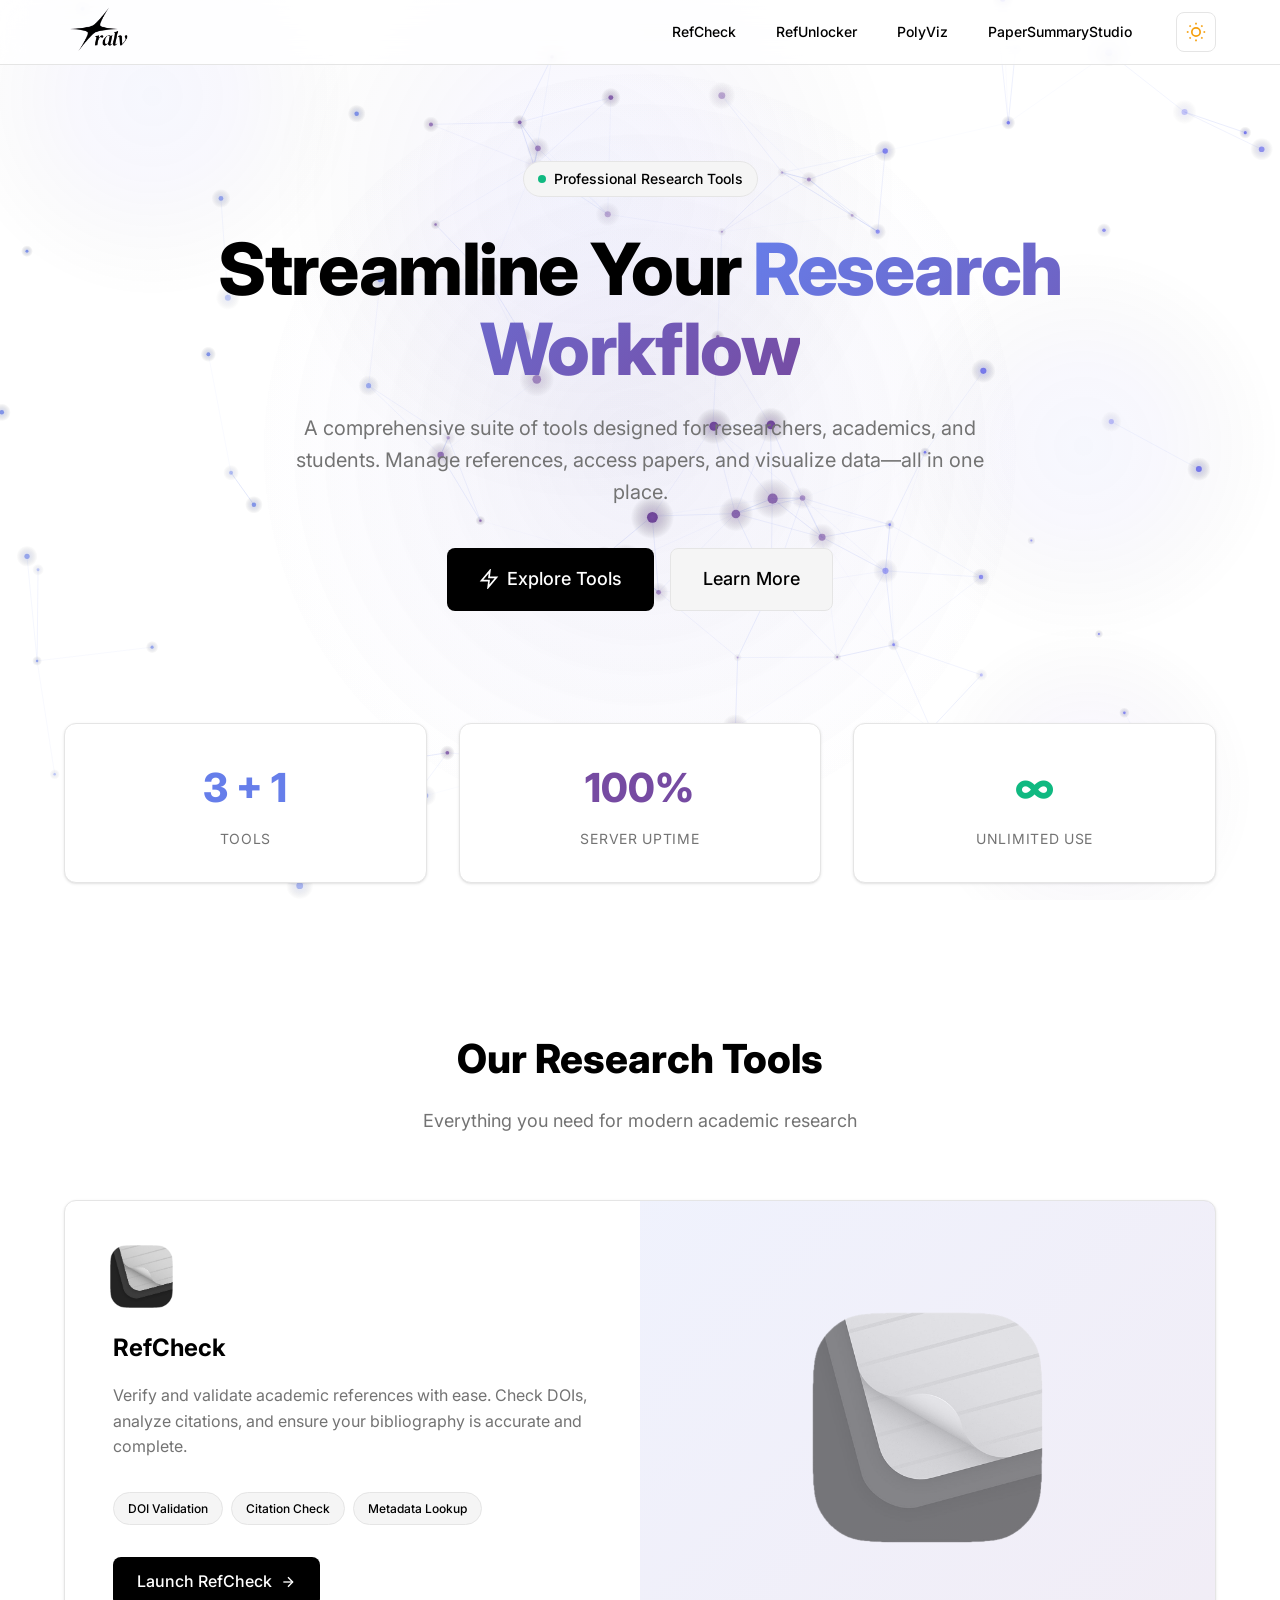
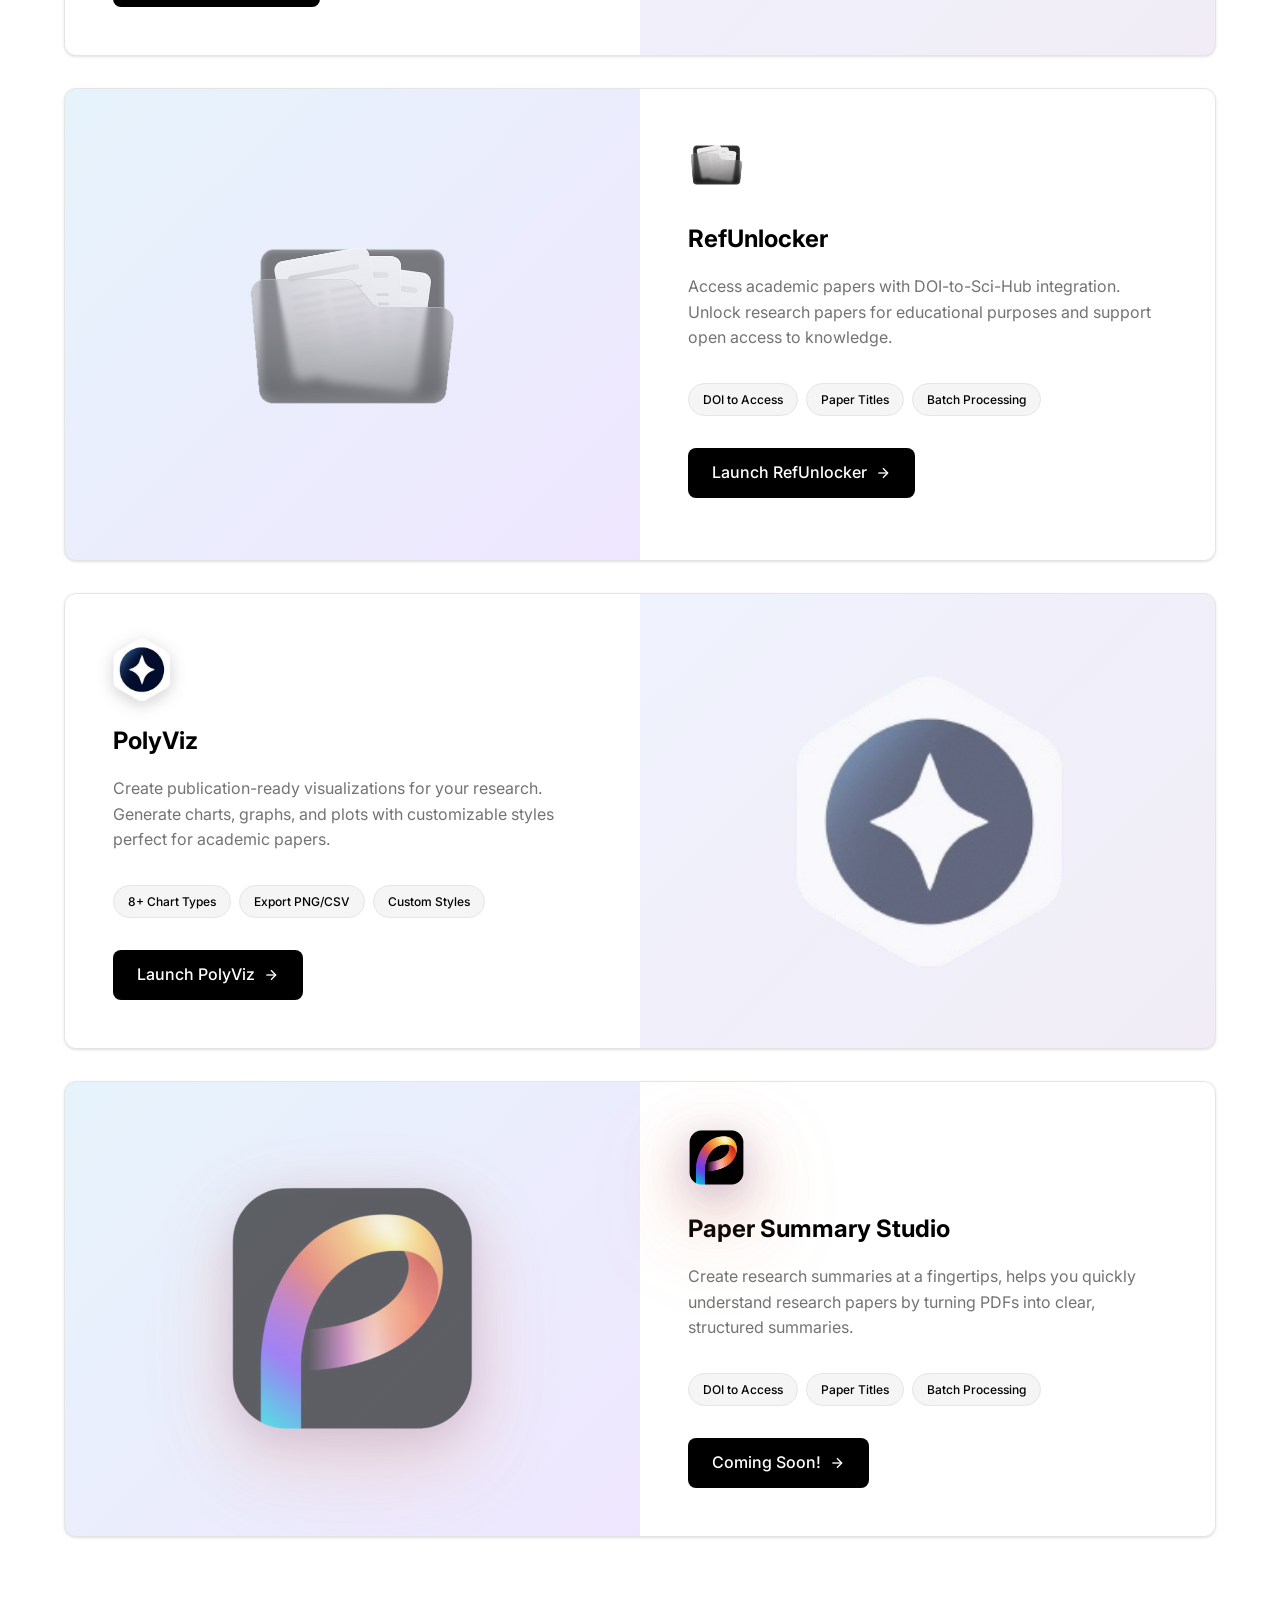
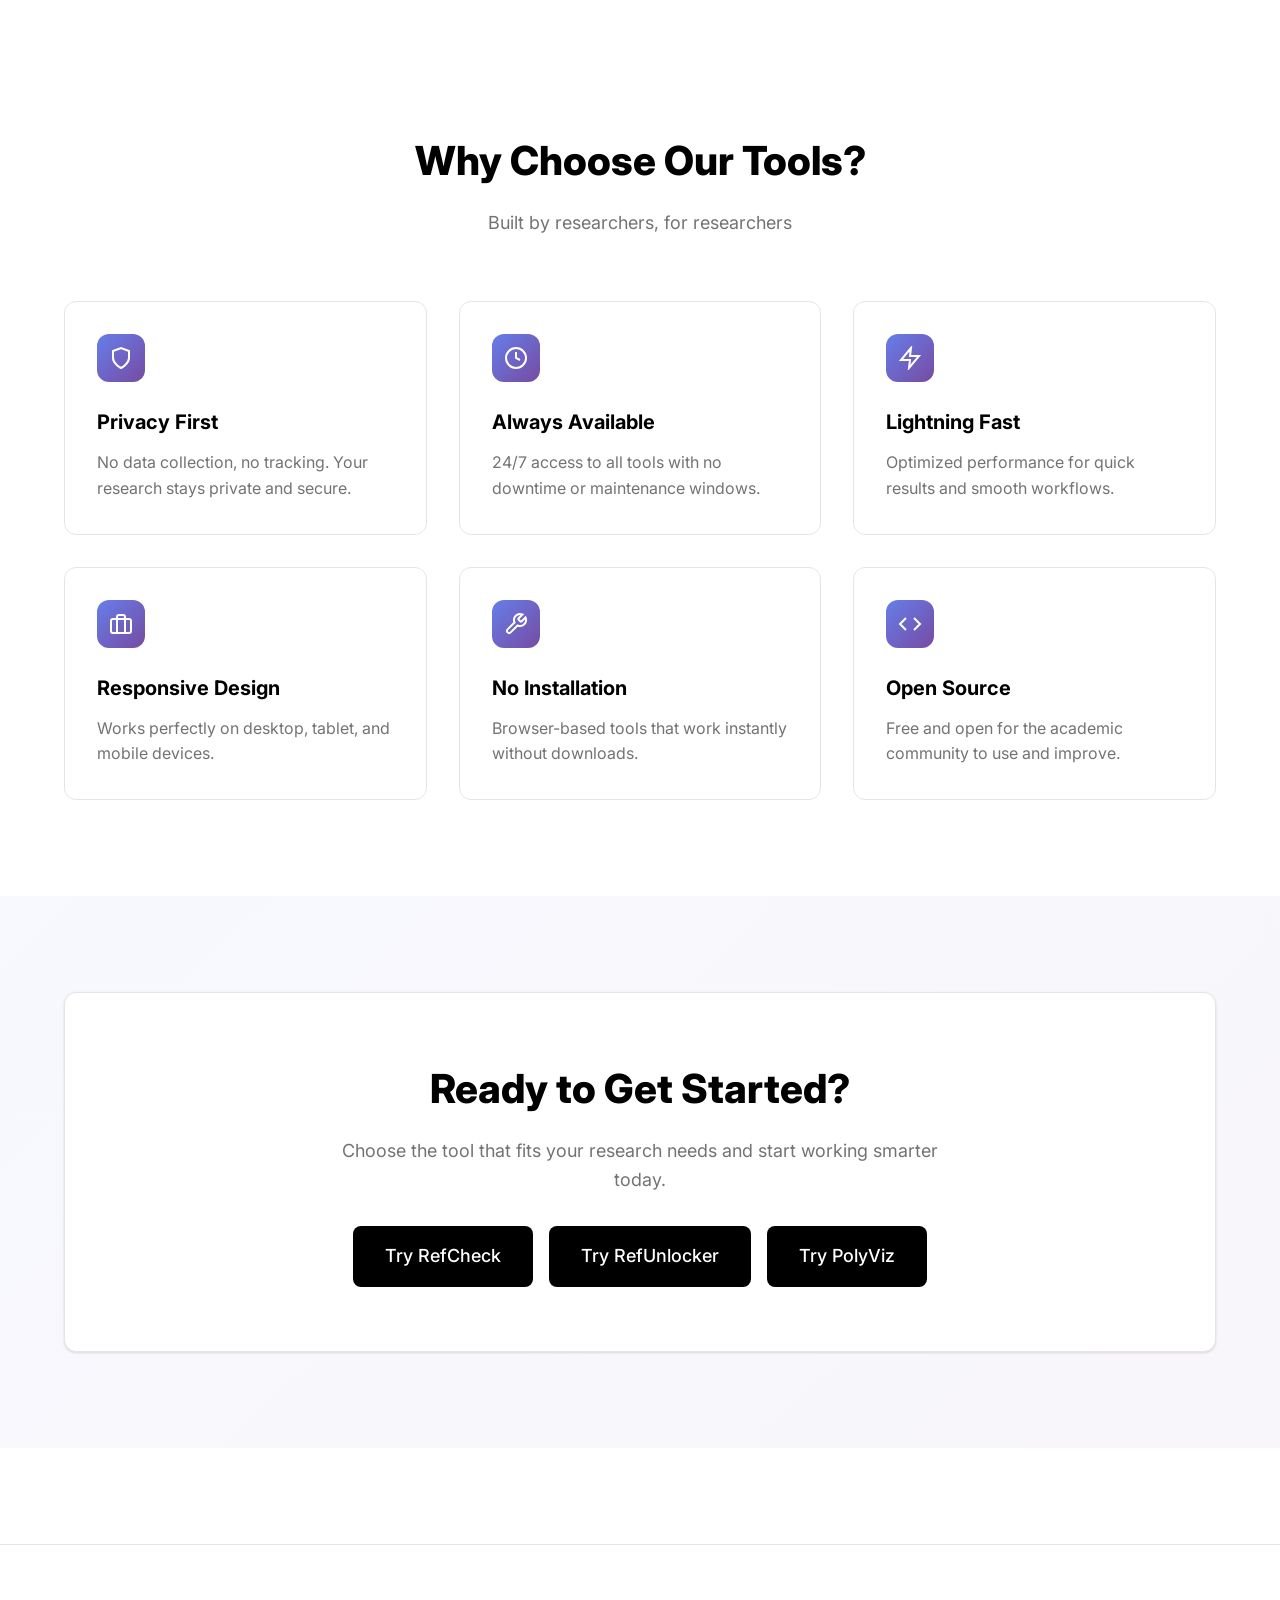
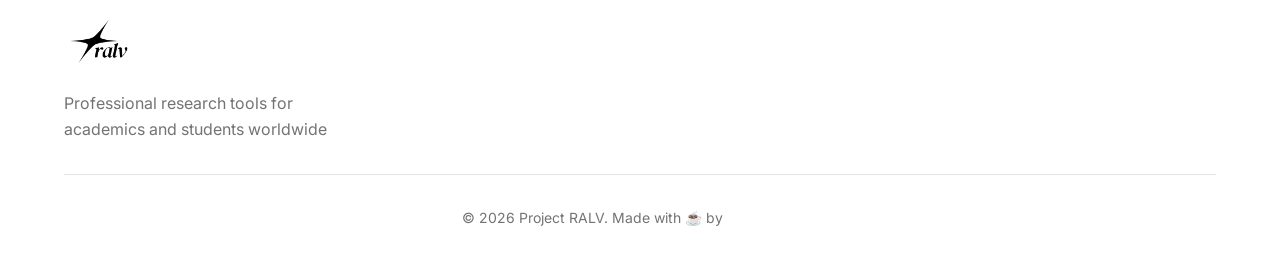
<file: index.html>
<!DOCTYPE html>
<html lang="en" data-theme="light">
<head>
    <meta charset="UTF-8">
    <meta name="viewport" content="width=device-width, initial-scale=1.0">
    <title>Project Ralv</title>
    <meta name="description" content="Professional research tools for academics and researchers">
    <link rel="icon" type="image/png" href="ralv2.png">
    <link rel="preconnect" href="https://fonts.googleapis.com">
    <link rel="preconnect" href="https://fonts.gstatic.com" crossorigin>
    <link href="https://fonts.googleapis.com/css2?family=Inter:wght@400;500;600;700;800&display=swap" rel="stylesheet">
    <link rel="stylesheet" href="styles.css">
    <style>
        /* Navigation Links Styling */
        .nav-links {
            display: flex;
            align-items: center;
            gap: 0.5rem;
            margin-right: 1rem;
        }
        
        .nav-link {
            padding: 0.5rem 1rem;
            color: var(--foreground);
            text-decoration: none;
            font-weight: 500;
            font-size: 0.875rem;
            border-radius: 8px;
            transition: all 0.2s ease;
            position: relative;
            white-space: nowrap;
        }
        
        .nav-link:hover {
            background: var(--secondary);
            color: var(--gradient-1);
        }
        
        .nav-link::after {
            content: '';
            position: absolute;
            bottom: 0;
            left: 50%;
            transform: translateX(-50%) scaleX(0);
            width: 80%;
            height: 2px;
            background: linear-gradient(90deg, var(--gradient-1), var(--gradient-2));
            transition: transform 0.2s ease;
        }
        
        .nav-link:hover::after {
            transform: translateX(-50%) scaleX(1);
        }
        
        .nav-actions {
            display: flex;
            align-items: center;
        }

        /* Mobile Menu Button */
        .mobile-menu-btn {
            display: none;
            background: none;
            border: none;
            color: var(--foreground);
            cursor: pointer;
            padding: 0.5rem;
            margin-right: 0.5rem;
        }

        .mobile-menu-btn svg {
            width: 24px;
            height: 24px;
        }

        /* Mobile Menu */
        .mobile-menu {
            display: none;
            position: fixed;
            top: 80px;
            left: 0;
            right: 0;
            background: var(--card);
            border-bottom: 1px solid var(--border);
            padding: 1rem;
            z-index: 999;
            box-shadow: var(--shadow-lg);
        }

        .mobile-menu.active {
            display: block;
        }

        .mobile-menu .nav-link {
            display: block;
            padding: 0.75rem 1rem;
            margin-bottom: 0.5rem;
        }
        
        /* Tool Cards Mobile Responsive */
        .tool-card {
            display: grid;
            grid-template-columns: 1fr 1fr;
            gap: 0;
        }

        .tool-card-content {
            padding: 3rem;
        }

        .tool-card-visual {
            background: linear-gradient(135deg, rgba(102, 126, 234, 0.1), rgba(118, 75, 162, 0.1));
            display: flex;
            align-items: center;
            justify-content: center;
            padding: 3rem;
            position: relative;
            overflow: hidden;
        }

        /* Mobile responsive */
        @media (max-width: 768px) {
            .nav-links {
                display: none;
            }

            .mobile-menu-btn {
                display: block;
            }
            
            .nav-content {
                justify-content: space-between;
            }

            .nav-logo span {
                display: none;
            }

            .nav-logo img {
                width: 50px;
                height: 50px;
            }

            .hero-title {
                font-size: 2rem !important;
            }

            .hero-description {
                font-size: 1rem !important;
            }

            .hero-actions {
                flex-direction: column;
                width: 100%;
                gap: 0.75rem;
            }

            .hero-actions .btn {
                width: 100%;
                justify-content: center;
            }

            /* Tool Cards Mobile */
            .tool-card {
                grid-template-columns: 1fr !important;
            }

            .tool-card-visual {
                display: none !important;
            }

            .tool-card-content {
                padding: 2rem !important;
            }

            /* Stats Grid */
            .stats-grid {
                grid-template-columns: 1fr !important;
                gap: 1rem !important;
            }

            /* Features Grid */
            .features-grid {
                grid-template-columns: 1fr !important;
            }

            /* CTA Section */
            .cta-card {
                padding: 2rem !important;
            }

            .cta-card h2 {
                font-size: 1.75rem !important;
            }

            .cta-actions {
                flex-direction: column !important;
                width: 100%;
            }

            .cta-actions .btn {
                width: 100%;
            }

            /* Footer */
            .footer-content {
                flex-direction: column;
                gap: 1.5rem;
                text-align: center;
            }
        }
        
        /* Tablet and small desktop */
        @media (min-width: 769px) and (max-width: 1024px) {
            .nav-link {
                padding: 0.4rem 0.75rem;
                font-size: 0.8125rem;
            }

            .tool-card-content {
                padding: 2rem !important;
            }

            .tool-card-visual {
                padding: 2rem !important;
            }

            .hero-title {
                font-size: 2.5rem !important;
            }
        }

        /* Performance optimizations */
        #interactive-bg {
            position: fixed;
            top: 0;
            left: 0;
            width: 100%;
            height: 100%;
            pointer-events: none;
            z-index: -1;
            will-change: transform;
        }

        .background-gradient {
            will-change: background;
            transition: background 0.1s ease-out;
        }

        /* Disable animations on mobile for better performance */
        @media (max-width: 768px) {
            * {
                animation-duration: 0.01ms !important;
                animation-iteration-count: 1 !important;
                transition-duration: 0.01ms !important;
            }

            #interactive-bg {
                display: none;
            }

            .background-gradient {
                background: radial-gradient(circle at 50% 50%, rgba(102, 126, 234, 0.05) 0%, transparent 50%),
                            radial-gradient(circle at 50% 50%, rgba(118, 75, 162, 0.05) 0%, transparent 50%) !important;
            }
        }
    </style>
</head>
<body>
    <!-- Background Gradient -->
    <div class="background-gradient" id="interactiveGradient"></div>
    <canvas id="interactive-bg"></canvas>

    <!-- Navigation -->
    <nav class="nav">
        <div class="container nav-content">
            <div class="nav-logo">
                <img src="ralv.png" alt="ralv" width="70" height="70" class="invert-on-dark">
                <span></span>
            </div>
            <div class="nav-actions">
                <button class="mobile-menu-btn" id="mobileMenuBtn" aria-label="Toggle menu">
                    <svg viewBox="0 0 24 24" fill="none" stroke="currentColor" stroke-width="2">
                        <line x1="3" y1="12" x2="21" y2="12"></line>
                        <line x1="3" y1="6" x2="21" y2="6"></line>
                        <line x1="3" y1="18" x2="21" y2="18"></line>
                    </svg>
                </button>
                <div class="nav-links">
                    <a href="refcheck.html" class="nav-link">RefCheck</a>
                    <a href="refunlocker.html" class="nav-link">RefUnlocker</a>
                    <a href="polyviz.html" class="nav-link">PolyViz</a>
                    <a href="soon.html" class="nav-link">PaperSummaryStudio</a>
                </div>
                <button class="theme-toggle" id="themeToggle" aria-label="Toggle theme">
                    <svg class="sun-icon" width="20" height="20" viewBox="0 0 24 24" fill="none" stroke="currentColor" stroke-width="2">
                        <circle cx="12" cy="12" r="5"></circle>
                        <line x1="12" y1="1" x2="12" y2="3"></line>
                        <line x1="12" y1="21" x2="12" y2="23"></line>
                        <line x1="4.22" y1="4.22" x2="5.64" y2="5.64"></line>
                        <line x1="18.36" y1="18.36" x2="19.78" y2="19.78"></line>
                        <line x1="1" y1="12" x2="3" y2="12"></line>
                        <line x1="21" y1="12" x2="23" y2="12"></line>
                        <line x1="4.22" y1="19.78" x2="5.64" y2="18.36"></line>
                        <line x1="18.36" y1="5.64" x2="19.78" y2="4.22"></line>
                    </svg>
                    <svg class="moon-icon" width="20" height="20" viewBox="0 0 24 24" fill="none" stroke="currentColor" stroke-width="2">
                        <path d="M21 12.79A9 9 0 1 1 11.21 3 7 7 0 0 0 21 12.79z"></path>
                    </svg>
                </button>
            </div>
        </div>
    </nav>

    <!-- Mobile Menu -->
    <div class="mobile-menu" id="mobileMenu">
        <a href="refcheck.html" class="nav-link">RefCheck</a>
        <a href="index.html" class="nav-link">RefUnlocker</a>
        <a href="polyviz.html" class="nav-link">PolyViz</a>
        <a href="soon.html" class="nav-link">PaperSummaryStudio</a>
    </div>

    <!-- Hero Section -->
    <section class="hero">
        <div class="container">
            <div class="hero-content">
                <div class="badge">
                    <span class="badge-dot"></span>
                    <span>Professional Research Tools</span>
                </div>
                <h1 class="hero-title">
                    Streamline Your <span class="gradient-text">Research Workflow</span>
                </h1>
                <p class="hero-description">
                    A comprehensive suite of tools designed for researchers, academics, and students. Manage references, access papers, and visualize data—all in one place.
                </p>
                <div class="hero-actions">
                    <a href="#tools" class="btn btn-primary btn-large">
                        <svg width="20" height="20" viewBox="0 0 24 24" fill="none" stroke="currentColor" stroke-width="2">
                            <path d="M13 2L3 14h9l-1 8 10-12h-9l1-8z"></path>
                        </svg>
                        Explore Tools
                    </a>
                    <a href="#features" class="btn btn-secondary btn-large">
                        Learn More
                    </a>
                </div>
            </div>
        </div>
    </section>

    <!-- Stats Section -->
    <section style="padding: 3rem 0;">
        <div class="container">
            <div class="stats-grid" style="display: grid; grid-template-columns: repeat(auto-fit, minmax(250px, 1fr)); gap: 2rem;">
                <div style="text-align: center; padding: 2rem; background: var(--card); border-radius: 12px; border: 1px solid var(--border); box-shadow: var(--shadow);">
                    <div style="font-size: 2.5rem; font-weight: 800; color: var(--gradient-1); margin-bottom: 0.5rem;">3 + 1</div>
                    <div style="font-size: 0.875rem; color: var(--muted-foreground); text-transform: uppercase; letter-spacing: 0.05em;">Tools</div>
                </div>
                <div style="text-align: center; padding: 2rem; background: var(--card); border-radius: 12px; border: 1px solid var(--border); box-shadow: var(--shadow);">
                    <div style="font-size: 2.5rem; font-weight: 800; color: var(--gradient-2); margin-bottom: 0.5rem;">100%</div>
                    <div style="font-size: 0.875rem; color: var(--muted-foreground); text-transform: uppercase; letter-spacing: 0.05em;">Server Uptime</div>
                </div>
                <div style="text-align: center; padding: 2rem; background: var(--card); border-radius: 12px; border: 1px solid var(--border); box-shadow: var(--shadow);">
                    <div style="font-size: 2.5rem; font-weight: 800; color: var(--success); margin-bottom: 0.5rem;">∞</div>
                    <div style="font-size: 0.875rem; color: var(--muted-foreground); text-transform: uppercase; letter-spacing: 0.05em;">Unlimited Use</div>
                </div>
            </div>
        </div>
    </section>

    <!-- Tools Section -->
    <section class="features-section" id="tools">
        <div class="container">
            <div class="section-header">
                <h2>Our Research Tools</h2>
                <p>Everything you need for modern academic research</p>
            </div>
            
            <div style="display: grid; gap: 2rem; margin-top: 3rem;">
                <!-- RefCheck -->
                <div class="card tool-card" style="padding: 0; overflow: hidden; transition: all 0.3s ease;" onmouseover="this.style.transform='translateY(-4px)'; this.style.boxShadow='var(--shadow-lg)'" onmouseout="this.style.transform='translateY(0)'; this.style.boxShadow='var(--shadow)'">
                    <div class="tool-card-content">
                        <div style="display: inline-flex; align-items: center; justify-content: center; width: 56px; height: 56px; border-radius: 12px; margin-bottom: 1.5rem;">
                            <img src="refcheck.png" alt="RefCheck" width="75" height="75">
                        </div>
                        <h3 style="font-size: 1.5rem; font-weight: 700; margin-bottom: 1rem; color: var(--foreground);">RefCheck</h3>
                        <p style="color: var(--muted-foreground); line-height: 1.6; margin-bottom: 2rem;">
                            Verify and validate academic references with ease. Check DOIs, analyze citations, and ensure your bibliography is accurate and complete.
                        </p>
                        <div style="display: flex; flex-wrap: wrap; gap: 0.5rem; margin-bottom: 2rem;">
                            <span style="padding: 0.375rem 0.875rem; background: var(--secondary); border: 1px solid var(--border); border-radius: 9999px; font-size: 0.75rem; font-weight: 500;">DOI Validation</span>
                            <span style="padding: 0.375rem 0.875rem; background: var(--secondary); border: 1px solid var(--border); border-radius: 9999px; font-size: 0.75rem; font-weight: 500;">Citation Check</span>
                            <span style="padding: 0.375rem 0.875rem; background: var(--secondary); border: 1px solid var(--border); border-radius: 9999px; font-size: 0.75rem; font-weight: 500;">Metadata Lookup</span>
                        </div>
                        <a href="refcheck.html" class="btn btn-primary">
                            Launch RefCheck
                            <svg width="16" height="16" viewBox="0 0 24 24" fill="none" stroke="currentColor" stroke-width="2">
                                <line x1="5" y1="12" x2="19" y2="12"></line>
                                <polyline points="12 5 19 12 12 19"></polyline>
                            </svg>
                        </a>
                    </div>
                    <div class="tool-card-visual">
                        <img src="refcheck.png" alt="RefCheck visualization" width="275" height="275" style="opacity: 0.6;">
                    </div>
                </div>

                <!-- RefUnlocker -->
                <div class="card tool-card" style="padding: 0; overflow: hidden; transition: all 0.3s ease;" onmouseover="this.style.transform='translateY(-4px)'; this.style.boxShadow='var(--shadow-lg)'" onmouseout="this.style.transform='translateY(0)'; this.style.boxShadow='var(--shadow)'">
                    <div class="tool-card-visual" style="background: linear-gradient(135deg, rgba(13, 141, 220, 0.1), rgba(93, 11, 245, 0.1));">
                        <img src="refunlocker.png" alt="RefUnlocker visualization" width="375" height="375" style="opacity: 0.6;">
                    </div>
                    <div class="tool-card-content">
                        <div style="display: inline-flex; align-items: center; justify-content: center; width: 56px; height: 56px; border-radius: 12px; margin-bottom: 1.5rem;">
                            <img src="refunlocker.png" alt="RefUnlocker" width="95" height="95">
                        </div>
                        <h3 style="font-size: 1.5rem; font-weight: 700; margin-bottom: 1rem; color: var(--foreground);">RefUnlocker</h3>
                        <p style="color: var(--muted-foreground); line-height: 1.6; margin-bottom: 2rem;">
                            Access academic papers with DOI-to-Sci-Hub integration. Unlock research papers for educational purposes and support open access to knowledge.
                        </p>
                        <div style="display: flex; flex-wrap: wrap; gap: 0.5rem; margin-bottom: 2rem;">
                            <span style="padding: 0.375rem 0.875rem; background: var(--secondary); border: 1px solid var(--border); border-radius: 9999px; font-size: 0.75rem; font-weight: 500;">DOI to Access</span>
                            <span style="padding: 0.375rem 0.875rem; background: var(--secondary); border: 1px solid var(--border); border-radius: 9999px; font-size: 0.75rem; font-weight: 500;">Paper Titles</span>
                            <span style="padding: 0.375rem 0.875rem; background: var(--secondary); border: 1px solid var(--border); border-radius: 9999px; font-size: 0.75rem; font-weight: 500;">Batch Processing</span>
                        </div>
                        <a href="refunlocker.html" class="btn btn-primary">
                            Launch RefUnlocker
                            <svg width="16" height="16" viewBox="0 0 24 24" fill="none" stroke="currentColor" stroke-width="2">
                                <line x1="5" y1="12" x2="19" y2="12"></line>
                                <polyline points="12 5 19 12 12 19"></polyline>
                            </svg>
                        </a>
                    </div>
                </div>

                <!-- PolyViz -->
                <div class="card tool-card" style="padding: 0; overflow: hidden; transition: all 0.3s ease;" onmouseover="this.style.transform='translateY(-4px)'; this.style.boxShadow='var(--shadow-lg)'" onmouseout="this.style.transform='translateY(0)'; this.style.boxShadow='var(--shadow)'">
                    <div class="tool-card-content">
                        <div style="display: inline-flex; align-items: center; justify-content: center; width: 56px; height: 56px; border-radius: 12px; margin-bottom: 1.5rem;">
                            <img src="polyviz.png" alt="PolyViz" width="60" height="65" style="filter: drop-shadow(0 4px 8px rgba(50, 50, 50, 0.218));">
                        </div>
                        <h3 style="font-size: 1.5rem; font-weight: 700; margin-bottom: 1rem; color: var(--foreground);">PolyViz</h3>
                        <p style="color: var(--muted-foreground); line-height: 1.6; margin-bottom: 2rem;">
                            Create publication-ready visualizations for your research. Generate charts, graphs, and plots with customizable styles perfect for academic papers.
                        </p>
                        <div style="display: flex; flex-wrap: wrap; gap: 0.5rem; margin-bottom: 2rem;">
                            <span style="padding: 0.375rem 0.875rem; background: var(--secondary); border: 1px solid var(--border); border-radius: 9999px; font-size: 0.75rem; font-weight: 500;">8+ Chart Types</span>
                            <span style="padding: 0.375rem 0.875rem; background: var(--secondary); border: 1px solid var(--border); border-radius: 9999px; font-size: 0.75rem; font-weight: 500;">Export PNG/CSV</span>
                            <span style="padding: 0.375rem 0.875rem; background: var(--secondary); border: 1px solid var(--border); border-radius: 9999px; font-size: 0.75rem; font-weight: 500;">Custom Styles</span>
                        </div>
                        <a href="polyviz.html" class="btn btn-primary">
                            Launch PolyViz
                            <svg width="16" height="16" viewBox="0 0 24 24" fill="none" stroke="currentColor" stroke-width="2">
                                <line x1="5" y1="12" x2="19" y2="12"></line>
                                <polyline points="12 5 19 12 12 19"></polyline>
                            </svg>
                        </a>
                    </div>
                    <div class="tool-card-visual">
                        <img src="polyviz.png" alt="PolyViz visualization" width="275" height="300" style="opacity: 0.6;">
                    </div>
                </div>

                <!-- PaperSummaryStudio -->
                <div class="card tool-card" style="padding: 0; overflow: hidden; transition: all 0.3s ease;" onmouseover="this.style.transform='translateY(-4px)'; this.style.boxShadow='var(--shadow-lg)'" onmouseout="this.style.transform='translateY(0)'; this.style.boxShadow='var(--shadow)'">
                    <div class="tool-card-visual" style="background: linear-gradient(135deg, rgba(13, 141, 220, 0.1), rgba(93, 11, 245, 0.1));">
                        <img src="papersummarystudio.png" alt="Paper Summary Studio visualization" width="245" height="245" style="opacity: 0.6; filter:drop-shadow(0 10px 18px rgba(114,91,190,.28)) drop-shadow(0 18px 30px rgba(209,138,109,.28)) drop-shadow(0 26px 42px rgba(230,128,68,.28));">
                    </div>
                    <div class="tool-card-content">
                        <div style="display: inline-flex; align-items: center; justify-content: center; width: 56px; height: 56px; border-radius: 12px; margin-bottom: 1.5rem;">
                            <img src="papersummarystudio.png" alt="Paper Summary Studio" width="55" height="55" style="filter:drop-shadow(0 10px 18px rgba(114,91,190,.28)) drop-shadow(0 18px 30px rgba(209,138,109,.28)) drop-shadow(0 26px 42px rgba(230,128,68,.28));">
                        </div>
                        <h3 style="font-size: 1.5rem; font-weight: 700; margin-bottom: 1rem; color: var(--foreground);">Paper Summary Studio</h3>
                        <p style="color: var(--muted-foreground); line-height: 1.6; margin-bottom: 2rem;">
                            Create research summaries at a fingertips, helps you quickly understand research papers by turning PDFs into clear, structured summaries.
                        </p>
                        <div style="display: flex; flex-wrap: wrap; gap: 0.5rem; margin-bottom: 2rem;">
                            <span style="padding: 0.375rem 0.875rem; background: var(--secondary); border: 1px solid var(--border); border-radius: 9999px; font-size: 0.75rem; font-weight: 500;">DOI to Access</span>
                            <span style="padding: 0.375rem 0.875rem; background: var(--secondary); border: 1px solid var(--border); border-radius: 9999px; font-size: 0.75rem; font-weight: 500;">Paper Titles</span>
                            <span style="padding: 0.375rem 0.875rem; background: var(--secondary); border: 1px solid var(--border); border-radius: 9999px; font-size: 0.75rem; font-weight: 500;">Batch Processing</span>
                        </div>
                        <a href="soon.html" class="btn btn-primary">
                            Coming Soon!
                            <svg width="16" height="16" viewBox="0 0 24 24" fill="none" stroke="currentColor" stroke-width="2">
                                <line x1="5" y1="12" x2="19" y2="12"></line>
                                <polyline points="12 5 19 12 12 19"></polyline>
                            </svg>
                        </a>
                    </div>
                </div>
            </div>
        </div>
    </section>

    <!-- Features Section -->
    <section class="features-section" id="features">
        <div class="container">
            <div class="section-header">
                <h2>Why Choose Our Tools?</h2>
                <p>Built by researchers, for researchers</p>
            </div>
            <div class="features-grid">
                <div class="feature-card">
                    <div class="feature-icon">
                        <svg width="24" height="24" viewBox="0 0 24 24" fill="none" stroke="currentColor" stroke-width="2">
                            <path d="M12 22s8-4 8-10V5l-8-3-8 3v7c0 6 8 10 8 10z"></path>
                        </svg>
                    </div>
                    <h3>Privacy First</h3>
                    <p>No data collection, no tracking. Your research stays private and secure.</p>
                </div>
                <div class="feature-card">
                    <div class="feature-icon">
                        <svg width="24" height="24" viewBox="0 0 24 24" fill="none" stroke="currentColor" stroke-width="2">
                            <circle cx="12" cy="12" r="10"></circle>
                            <polyline points="12 6 12 12 16 14"></polyline>
                        </svg>
                    </div>
                    <h3>Always Available</h3>
                    <p>24/7 access to all tools with no downtime or maintenance windows.</p>
                </div>
                <div class="feature-card">
                    <div class="feature-icon">
                        <svg width="24" height="24" viewBox="0 0 24 24" fill="none" stroke="currentColor" stroke-width="2">
                            <path d="M13 2L3 14h9l-1 8 10-12h-9l1-8z"></path>
                        </svg>
                    </div>
                    <h3>Lightning Fast</h3>
                    <p>Optimized performance for quick results and smooth workflows.</p>
                </div>
                <div class="feature-card">
                    <div class="feature-icon">
                        <svg width="24" height="24" viewBox="0 0 24 24" fill="none" stroke="currentColor" stroke-width="2">
                            <rect x="2" y="7" width="20" height="14" rx="2" ry="2"></rect>
                            <path d="M16 21V5a2 2 0 0 0-2-2h-4a2 2 0 0 0-2 2v16"></path>
                        </svg>
                    </div>
                    <h3>Responsive Design</h3>
                    <p>Works perfectly on desktop, tablet, and mobile devices.</p>
                </div>
                <div class="feature-card">
                    <div class="feature-icon">
                        <svg width="24" height="24" viewBox="0 0 24 24" fill="none" stroke="currentColor" stroke-width="2">
                            <path d="M14.7 6.3a1 1 0 0 0 0 1.4l1.6 1.6a1 1 0 0 0 1.4 0l3.77-3.77a6 6 0 0 1-7.94 7.94l-6.91 6.91a2.12 2.12 0 0 1-3-3l6.91-6.91a6 6 0 0 1 7.94-7.94l-3.76 3.76z"></path>
                        </svg>
                    </div>
                    <h3>No Installation</h3>
                    <p>Browser-based tools that work instantly without downloads.</p>
                </div>
                <div class="feature-card">
                    <div class="feature-icon">
                        <svg width="24" height="24" viewBox="0 0 24 24" fill="none" stroke="currentColor" stroke-width="2">
                            <polyline points="16 18 22 12 16 6"></polyline>
                            <polyline points="8 6 2 12 8 18"></polyline>
                        </svg>
                    </div>
                    <h3>Open Source</h3>
                    <p>Free and open for the academic community to use and improve.</p>
                </div>
            </div>
        </div>
    </section>

    <!-- CTA Section -->
    <section style="padding: 6rem 0; background: linear-gradient(135deg, rgba(102, 126, 234, 0.05), rgba(118, 75, 162, 0.05));">
        <div class="container">
            <div class="card cta-card" style="padding: 4rem; text-align: center; background: var(--card); border: 1px solid var(--border);">
                <h2 style="font-size: 2.5rem; font-weight: 800; margin-bottom: 1rem; color: var(--foreground);">Ready to Get Started?</h2>
                <p style="font-size: 1.125rem; color: var(--muted-foreground); max-width: 600px; margin: 0 auto 2rem;">
                    Choose the tool that fits your research needs and start working smarter today.
                </p>
                <div class="cta-actions" style="display: flex; gap: 1rem; justify-content: center; flex-wrap: wrap;">
                    <a href="refcheck.html" class="btn btn-primary btn-large">
                        Try RefCheck
                    </a>
                    <a href="refunlocker.html" class="btn btn-primary btn-large">
                        Try RefUnlocker
                    </a>
                    <a href="polyviz.html" class="btn btn-primary btn-large">
                        Try PolyViz
                    </a>
                </div>
            </div>
        </div>
    </section>

    <!-- Footer -->
    <footer class="footer">
        <div class="container">
            <div class="footer-content">
                <div class="footer-brand">
                    <div class="nav-logo" style="margin-bottom: 0.75rem;">
                        <img src="ralv.png" alt="ralv" width="70" height="70" class="invert-on-dark">
                        <span></span>
                    </div>
                    <p>Professional research tools for academics and students worldwide</p>
                </div>
                <div style="display: flex; gap: 1rem;">
                </div>
            </div>
            <div class="footer-bottom">
            <p>&copy; 2026 Project RALV. Made with ☕ by <a style="text-decoration: none; color:white; " href="http://linkedin.com/in/rakshitdogra/">Rakshit Dogra</a></p>
            </div>
        </div>
    </footer>

    <script>
        // Mobile Menu Toggle
        const mobileMenuBtn = document.getElementById('mobileMenuBtn');
        const mobileMenu = document.getElementById('mobileMenu');
        
        mobileMenuBtn.addEventListener('click', () => {
            mobileMenu.classList.toggle('active');
        });

        // Close mobile menu when clicking outside
        document.addEventListener('click', (e) => {
            if (!mobileMenuBtn.contains(e.target) && !mobileMenu.contains(e.target)) {
                mobileMenu.classList.remove('active');
            }
        });

        // Close mobile menu when clicking a link
        mobileMenu.querySelectorAll('.nav-link').forEach(link => {
            link.addEventListener('click', () => {
                mobileMenu.classList.remove('active');
            });
        });

        // Theme Toggle
        const themeToggle = document.getElementById('themeToggle');
        const html = document.documentElement;

        const currentTheme = localStorage.getItem('theme') || 'light';
        html.setAttribute('data-theme', currentTheme);

        themeToggle.addEventListener('click', () => {
            const theme = html.getAttribute('data-theme');
            const newTheme = theme === 'light' ? 'dark' : 'light';
            
            html.setAttribute('data-theme', newTheme);
            localStorage.setItem('theme', newTheme);
        });

        // Smooth scroll
        document.querySelectorAll('a[href^="#"]').forEach(anchor => {
            anchor.addEventListener('click', function (e) {
                e.preventDefault();
                const target = document.querySelector(this.getAttribute('href'));
                if (target) {
                    target.scrollIntoView({
                        behavior: 'smooth',
                        block: 'start'
                    });
                }
            });
        });

        // Interactive Gradient Background
        const interactiveGradient = document.getElementById('interactiveGradient');
        let mouseX = 50;
        let mouseY = 50;
        let currentX = 50;
        let currentY = 50;

        document.addEventListener('mousemove', (e) => {
            mouseX = e.clientX / window.innerWidth * 100;
            mouseY = e.clientY / window.innerHeight * 100;
        });

        function animateGradient() {
            const speed = 0.05;
            currentX += (mouseX - currentX) * speed;
            currentY += (mouseY - currentY) * speed;

            const isDark = html.getAttribute('data-theme') === 'dark';
            const opacity1 = isDark ? '0.08' : '0.05';
            const opacity2 = isDark ? '0.08' : '0.05';
            
            interactiveGradient.style.background = `
                radial-gradient(circle at ${currentX}% ${currentY}%, rgba(102, 126, 234, ${opacity1}) 0%, transparent 50%),
                radial-gradient(circle at ${100 - currentX}% ${100 - currentY}%, rgba(118, 75, 162, ${opacity2}) 0%, transparent 50%)
            `;

            requestAnimationFrame(animateGradient);
        }

        animateGradient();

        document.addEventListener('touchmove', (e) => {
            if (e.touches.length > 0) {
                mouseX = e.touches[0].clientX / window.innerWidth * 100;
                mouseY = e.touches[0].clientY / window.innerHeight * 100;
            }
        });

        // Optimized Canvas Animation
        const canvas = document.getElementById('interactive-bg');
        const ctx = canvas.getContext('2d', { alpha: true });
        let particles = [];
        let waves = [];
        let mouse = { x: window.innerWidth / 2, y: window.innerHeight / 2 };
        let targetMouse = { x: window.innerWidth / 2, y: window.innerHeight / 2 };
        let animationId;
        let lastTime = Date.now();
        const targetFPS = 60;
        const frameInterval = 1000 / targetFPS;

        // Check if device is mobile
        const isMobile = /Android|webOS|iPhone|iPad|iPod|BlackBerry|IEMobile|Opera Mini/i.test(navigator.userAgent);
        const isLowPerformance = isMobile || window.innerWidth < 768;

        // Adjust particle count based on device
        const particleCount = isLowPerformance ? 30 : 90;
        const maxConnections = isLowPerformance ? 50 : 150;

        function resizeCanvas() {
            canvas.width = window.innerWidth;
            canvas.height = window.innerHeight;
        }
        resizeCanvas();
        window.addEventListener('resize', resizeCanvas);

        // Throttled mouse movement
        let mouseMoveTimeout;
        document.addEventListener('mousemove', (e) => {
            if (!mouseMoveTimeout) {
                mouseMoveTimeout = setTimeout(() => {
                    targetMouse.x = e.clientX;
                    targetMouse.y = e.clientY;
                    mouseMoveTimeout = null;
                }, 16); // ~60fps
            }
            
            if (!isLowPerformance && Math.random() > 0.92) {
                waves.push(new Wave(e.clientX, e.clientY));
            }
        });

        function updateMouse() {
            mouse.x += (targetMouse.x - mouse.x) * 0.1;
            mouse.y += (targetMouse.y - mouse.y) * 0.1;
        }

        class Particle {
            constructor(x, y) {
                this.x = x || Math.random() * canvas.width;
                this.y = y || Math.random() * canvas.height;
                this.size = Math.random() * 2.5 + 1;
                this.baseSize = this.size;
                this.speedX = Math.random() * 0.4 - 0.2;
                this.speedY = Math.random() * 0.4 - 0.2;
                this.opacity = Math.random() * 0.5 + 0.3;
                this.baseOpacity = this.opacity;
            }

            update() {
                this.x += this.speedX;
                this.y += this.speedY;

                if (!isLowPerformance) {
                    const dx = mouse.x - this.x;
                    const dy = mouse.y - this.y;
                    const distance = Math.sqrt(dx * dx + dy * dy);
                    const maxDistance = 180;

                    if (distance < maxDistance) {
                        const force = (maxDistance - distance) / maxDistance;
                        const angle = Math.atan2(dy, dx);
                        this.speedX -= Math.cos(angle) * force * 0.06;
                        this.speedY -= Math.sin(angle) * force * 0.06;
                        this.size = this.baseSize * (1 + force * 2.5);
                        this.opacity = Math.min(this.baseOpacity * (1 + force * 1.5), 1);
                    } else {
                        this.size += (this.baseSize - this.size) * 0.1;
                        this.opacity += (this.baseOpacity - this.opacity) * 0.1;
                    }
                }

                this.speedX *= 0.97;
                this.speedY *= 0.97;

                if (this.x < -30) this.x = canvas.width + 30;
                if (this.x > canvas.width + 30) this.x = -30;
                if (this.y < -30) this.y = canvas.height + 30;
                if (this.y > canvas.height + 30) this.y = -30;
            }

            draw() {
                const theme = html.getAttribute('data-theme');
                const colors = theme === 'dark' 
                    ? ['147, 197, 253', '167, 139, 250', '129, 140, 248']
                    : ['102, 126, 234', '118, 75, 162', '99, 102, 241'];
                
                const colorIndex = Math.floor((this.x / canvas.width) * colors.length) % colors.length;
                
                ctx.fillStyle = `rgba(${colors[colorIndex]}, ${this.opacity})`;
                ctx.beginPath();
                ctx.arc(this.x, this.y, this.size, 0, Math.PI * 2);
                ctx.fill();
                
                if (!isLowPerformance) {
                    const gradient = ctx.createRadialGradient(this.x, this.y, 0, this.x, this.y, this.size * 4);
                    gradient.addColorStop(0, `rgba(${colors[colorIndex]}, ${this.opacity * 0.4})`);
                    gradient.addColorStop(1, 'rgba(0, 0, 0, 0)');
                    ctx.fillStyle = gradient;
                    ctx.beginPath();
                    ctx.arc(this.x, this.y, this.size * 4, 0, Math.PI * 2);
                    ctx.fill();
                }
            }
        }

        class Wave {
            constructor(x, y) {
                this.x = x;
                this.y = y;
                this.radius = 0;
                this.maxRadius = 120;
                this.speed = 3.5;
                this.opacity = 0.5;
                this.life = 1;
            }

            update() {
                this.radius += this.speed;
                this.opacity = (1 - this.radius / this.maxRadius) * 0.5;
                this.life = 1 - this.radius / this.maxRadius;
                this.speed *= 0.97;
            }

            draw() {
                if (this.life <= 0) return;
                
                const theme = html.getAttribute('data-theme');
                const color = theme === 'dark' ? '167, 139, 250' : '102, 126, 234';
                
                ctx.strokeStyle = `rgba(${color}, ${this.opacity})`;
                ctx.lineWidth = 2.5;
                ctx.beginPath();
                ctx.arc(this.x, this.y, this.radius, 0, Math.PI * 2);
                ctx.stroke();
            }
        }

        class GradientOrb {
            constructor() {
                this.x = Math.random() * canvas.width;
                this.y = Math.random() * canvas.height;
                this.radius = Math.random() * 280 + 180;
                this.speedX = (Math.random() - 0.5) * 0.5;
                this.speedY = (Math.random() - 0.5) * 0.5;
                this.hue = Math.random() * 60 + 200;
            }

            update() {
                this.x += this.speedX;
                this.y += this.speedY;

                if (!isLowPerformance) {
                    const dx = mouse.x - this.x;
                    const dy = mouse.y - this.y;
                    const distance = Math.sqrt(dx * dx + dy * dy);
                    
                    if (distance < 350) {
                        const force = (350 - distance) / 350;
                        this.speedX += (dx / distance) * force * 0.025;
                        this.speedY += (dy / distance) * force * 0.025;
                    }
                }

                const maxSpeed = 1.8;
                const speed = Math.sqrt(this.speedX ** 2 + this.speedY ** 2);
                if (speed > maxSpeed) {
                    this.speedX = (this.speedX / speed) * maxSpeed;
                    this.speedY = (this.speedY / speed) * maxSpeed;
                }

                const padding = this.radius;
                if (this.x < -padding) this.x = canvas.width + padding;
                if (this.x > canvas.width + padding) this.x = -padding;
                if (this.y < -padding) this.y = canvas.height + padding;
                if (this.y > canvas.height + padding) this.y = -padding;
            }

            draw() {
                const theme = html.getAttribute('data-theme');
                const opacity = theme === 'dark' ? 0.12 : 0.07;
                const pulse = Math.sin(Date.now() * 0.0008) * 0.25 + 1;
                
                const gradient = ctx.createRadialGradient(
                    this.x, this.y, 0,
                    this.x, this.y, this.radius * pulse
                );
                
                gradient.addColorStop(0, `hsla(${this.hue}, 75%, 65%, ${opacity * pulse})`);
                gradient.addColorStop(0.4, `hsla(${this.hue + 15}, 65%, 60%, ${opacity * 0.6})`);
                gradient.addColorStop(1, 'rgba(0, 0, 0, 0)');
                
                ctx.fillStyle = gradient;
                ctx.beginPath();
                ctx.arc(this.x, this.y, this.radius * pulse, 0, Math.PI * 2);
                ctx.fill();
            }
        }

        // Initialize particles and orbs
        for (let i = 0; i < particleCount; i++) {
            particles.push(new Particle());
        }

        const orbCount = isLowPerformance ? 2 : 4;
        const orbs = [];
        for (let i = 0; i < orbCount; i++) {
            orbs.push(new GradientOrb());
        }

        function drawConnections() {
            if (isLowPerformance) return;
            
            const theme = html.getAttribute('data-theme');
            const color = theme === 'dark' ? '147, 197, 253' : '102, 126, 234';
            let connectionCount = 0;
            
            for (let i = 0; i < particles.length && connectionCount < maxConnections; i++) {
                for (let j = i + 1; j < particles.length && connectionCount < maxConnections; j++) {
                    const dx = particles[i].x - particles[j].x;
                    const dy = particles[i].y - particles[j].y;
                    const distance = Math.sqrt(dx * dx + dy * dy);
                    const maxDistance = 140;

                    if (distance < maxDistance) {
                        const opacity = (1 - distance / maxDistance) * 0.25;
                        ctx.strokeStyle = `rgba(${color}, ${opacity})`;
                        ctx.lineWidth = 1;
                        ctx.beginPath();
                        ctx.moveTo(particles[i].x, particles[i].y);
                        ctx.lineTo(particles[j].x, particles[j].y);
                        ctx.stroke();
                        connectionCount++;
                    }
                }
            }
        }

        function animate() {
            const currentTime = Date.now();
            const deltaTime = currentTime - lastTime;

            if (deltaTime >= frameInterval) {
                ctx.clearRect(0, 0, canvas.width, canvas.height);
                updateMouse();

                orbs.forEach(orb => {
                    orb.update();
                    orb.draw();
                });

                drawConnections();

                particles.forEach(particle => {
                    particle.update();
                    particle.draw();
                });

                if (!isLowPerformance) {
                    waves = waves.filter(wave => wave.life > 0);
                    waves.forEach(wave => {
                        wave.update();
                        wave.draw();
                    });
                }

                lastTime = currentTime - (deltaTime % frameInterval);
            }

            animationId = requestAnimationFrame(animate);
        }

        // Only start animation on desktop
        if (!isLowPerformance) {
            animate();
        }

        // Visibility handling
        document.addEventListener('visibilitychange', () => {
            if (document.hidden) {
                cancelAnimationFrame(animationId);
            } else if (!isLowPerformance) {
                animate();
            }
        });

        // Click burst effect (desktop only)
        if (!isLowPerformance) {
            document.addEventListener('click', (e) => {
                for (let i = 0; i < 18; i++) {
                    const angle = (Math.PI * 2 * i) / 18;
                    const speed = Math.random() * 4 + 2;
                    const particle = new Particle(e.clientX, e.clientY);
                    particle.speedX = Math.cos(angle) * speed;
                    particle.speedY = Math.sin(angle) * speed;
                    particle.opacity = 0.9;
                    particles.push(particle);
                }
                waves.push(new Wave(e.clientX, e.clientY));
                
                if (particles.length > 250) {
                    particles = particles.slice(-250);
                }
            });
        }

        // Touch support
        document.addEventListener('touchmove', (e) => {
            if (e.touches.length > 0) {
                targetMouse.x = e.touches[0].clientX;
                targetMouse.y = e.touches[0].clientY;
            }
        }, { passive: true });

        if (!isLowPerformance) {
            document.addEventListener('touchstart', (e) => {
                if (e.touches.length > 0) {
                    waves.push(new Wave(e.touches[0].clientX, e.touches[0].clientY));
                }
            }, { passive: true });
        }
    </script>
</body>
</html>
</file>
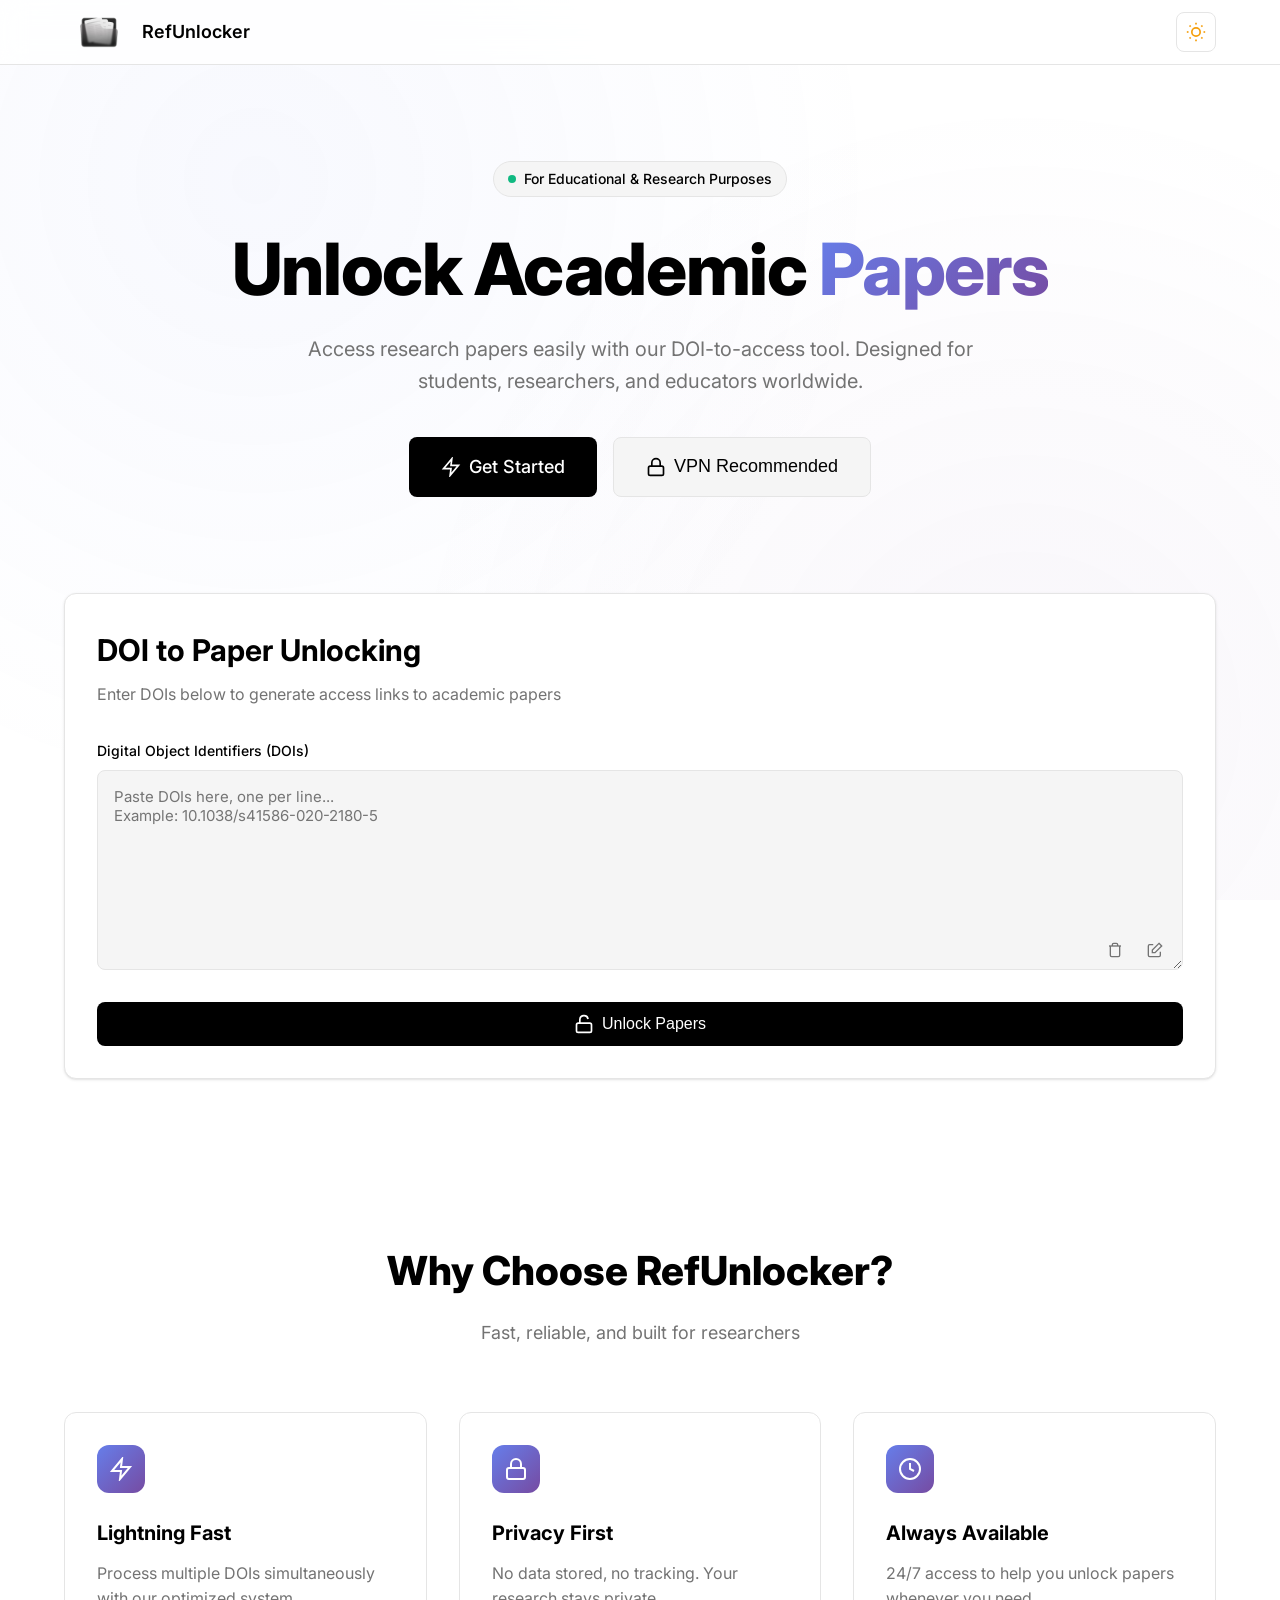
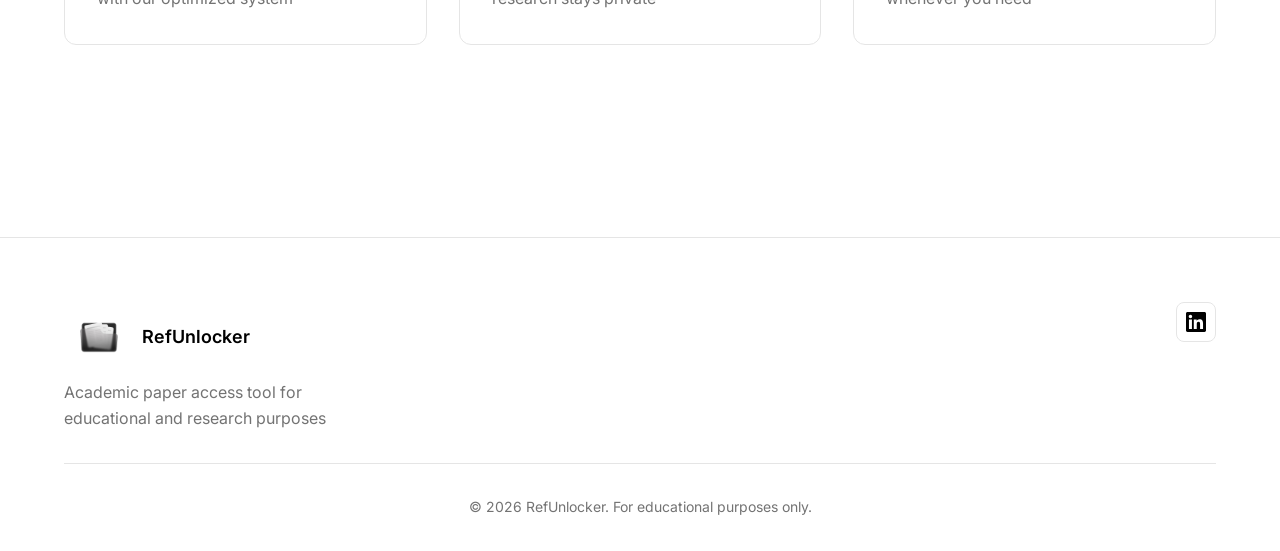
<file: refunlocker.html>
<!DOCTYPE html>
<html lang="en" data-theme="light">
<head>
    <meta charset="UTF-8">
    <meta name="viewport" content="width=device-width, initial-scale=1.0">
    <title>RefUnlocker - Academic Paper Access Tool</title>
    <meta name="description" content="Unlock academic papers for easier access">
    <link rel="icon" type="image/png" href="refunlocker.png">
    <link rel="preconnect" href="https://fonts.googleapis.com">
    <link rel="preconnect" href="https://fonts.gstatic.com" crossorigin>
    <link href="https://fonts.googleapis.com/css2?family=Inter:wght@400;500;600;700;800&display=swap" rel="stylesheet">
    <link rel="stylesheet" href="styles.css">
</head>
<body>
    <!-- Background Gradient -->
    <div class="background-gradient"></div>

    <!-- Navigation -->
    <nav class="nav">
        <div class="container nav-content">
            <div class="nav-logo">
                <img src="refunlocker.png" alt="ralv" width="70" height="70">
                <span>RefUnlocker</span>
            </div>
            <div class="nav-actions">
                <button class="theme-toggle" id="themeToggle" aria-label="Toggle theme">
                    <svg class="sun-icon" width="20" height="20" viewBox="0 0 24 24" fill="none" stroke="currentColor" stroke-width="2">
                        <circle cx="12" cy="12" r="5"></circle>
                        <line x1="12" y1="1" x2="12" y2="3"></line>
                        <line x1="12" y1="21" x2="12" y2="23"></line>
                        <line x1="4.22" y1="4.22" x2="5.64" y2="5.64"></line>
                        <line x1="18.36" y1="18.36" x2="19.78" y2="19.78"></line>
                        <line x1="1" y1="12" x2="3" y2="12"></line>
                        <line x1="21" y1="12" x2="23" y2="12"></line>
                        <line x1="4.22" y1="19.78" x2="5.64" y2="18.36"></line>
                        <line x1="18.36" y1="5.64" x2="19.78" y2="4.22"></line>
                    </svg>
                    <svg class="moon-icon" width="20" height="20" viewBox="0 0 24 24" fill="none" stroke="currentColor" stroke-width="2">
                        <path d="M21 12.79A9 9 0 1 1 11.21 3 7 7 0 0 0 21 12.79z"></path>
                    </svg>
                </button>
            </div>
        </div>
    </nav>

    <!-- Hero Section -->
    <section class="hero">
        <div class="container">
            <div class="hero-content">
                <div class="badge">
                    <span class="badge-dot"></span>
                    <span>For Educational & Research Purposes</span>
                </div>
                <h1 class="hero-title">
                    Unlock Academic <span class="gradient-text">Papers</span>
                </h1>
                <p class="hero-description">
                    Access research papers easily with our DOI-to-access tool. Designed for students, researchers, and educators worldwide.
                </p>
                <div class="hero-actions">
                    <a href="#checker" class="btn btn-primary btn-large">
                        <svg width="20" height="20" viewBox="0 0 24 24" fill="none" stroke="currentColor" stroke-width="2">
                            <path d="M13 2L3 14h9l-1 8 10-12h-9l1-8z"></path>
                        </svg>
                        Get Started
                    </a>
                    <button class="btn btn-secondary btn-large" id="vpnInfoBtn">
                        <svg width="20" height="20" viewBox="0 0 24 24" fill="none" stroke="currentColor" stroke-width="2">
                            <rect x="3" y="11" width="18" height="11" rx="2" ry="2"></rect>
                            <path d="M7 11V7a5 5 0 0 1 10 0v4"></path>
                        </svg>
                        VPN Recommended
                    </button>
                </div>
            </div>
        </div>
    </section>

    <!-- Main Checker Section -->
    <section class="checker-section" id="checker">
        <div class="container">
            <div class="card">
                <div class="card-header">
                    <h2>DOI to Paper Unlocking</h2>
                    <p>Enter DOIs below to generate access links to academic papers</p>
                </div>
                
                <div class="card-body">
                    <!-- Input Group -->
                    <div class="input-group">
                        <label for="doiInput">Digital Object Identifiers (DOIs)</label>
                        <div class="textarea-wrapper">
                            <textarea 
                                id="doiInput" 
                                placeholder="Paste DOIs here, one per line...&#10;Example: 10.1038/s41586-020-2180-5"
                            ></textarea>
                            <div class="textarea-actions">
                                <button class="btn-icon" id="clearBtn" title="Clear all">
                                    <svg width="16" height="16" viewBox="0 0 24 24" fill="none" stroke="currentColor" stroke-width="2">
                                        <polyline points="3 6 5 6 21 6"></polyline>
                                        <path d="M19 6v14a2 2 0 0 1-2 2H7a2 2 0 0 1-2-2V6m3 0V4a2 2 0 0 1 2-2h4a2 2 0 0 1 2 2v2"></path>
                                    </svg>
                                </button>
                                <button class="btn-icon" id="loadSampleBtn" title="Load sample DOIs">
                                    <svg width="16" height="16" viewBox="0 0 24 24" fill="none" stroke="currentColor" stroke-width="2">
                                        <path d="M20 14.66V20a2 2 0 0 1-2 2H4a2 2 0 0 1-2-2V6a2 2 0 0 1 2-2h5.34"></path>
                                        <polygon points="18 2 22 6 12 16 8 16 8 12 18 2"></polygon>
                                    </svg>
                                </button>
                            </div>
                        </div>
                    </div>

                    <!-- Action Buttons -->
                    <div class="action-buttons">
                        <button class="btn btn-primary" id="generateBtn">
                            <svg width="20" height="20" viewBox="0 0 24 24" fill="none" stroke="currentColor" stroke-width="2">
                                <rect x="3" y="11" width="18" height="11" rx="2" ry="2"></rect>
                                <path d="M7 11V7a5 5 0 0 1 9.9-1"></path>
                            </svg>
                            Unlock Papers
                        </button>
                    </div>

                    <!-- Export Section -->
                    <div class="export-section" id="exportSection" style="display: none;">
                        <h3>Export Results</h3>
                        <div class="export-grid">
                            <button class="export-btn" id="copyLinksBtn">
                                <svg width="24" height="24" viewBox="0 0 24 24" fill="none" stroke="currentColor" stroke-width="2">
                                    <rect x="9" y="9" width="13" height="13" rx="2" ry="2"></rect>
                                    <path d="M5 15H4a2 2 0 0 1-2-2V4a2 2 0 0 1 2-2h9a2 2 0 0 1 2 2v1"></path>
                                </svg>
                                Copy Links
                            </button>
                            <button class="export-btn" id="downloadTxtBtn">
                                <svg width="24" height="24" viewBox="0 0 24 24" fill="none" stroke="currentColor" stroke-width="2">
                                    <path d="M14 2H6a2 2 0 0 0-2 2v16a2 2 0 0 0 2 2h12a2 2 0 0 0 2-2V8z"></path>
                                    <polyline points="14 2 14 8 20 8"></polyline>
                                    <line x1="12" y1="18" x2="12" y2="12"></line>
                                    <line x1="9" y1="15" x2="15" y2="15"></line>
                                </svg>
                                Download TXT
                            </button>
                        </div>
                    </div>
                </div>
            </div>

            <!-- Results Section -->
            <div class="results-section" id="resultsSection" style="display: none;">
                <div class="results-header">
                    <div>
                        <h3>Unlocked Papers</h3>
                        <p id="resultsCount">0 papers processed</p>
                    </div>
                    <div class="results-controls">
                        <select class="filter-select" id="filterSelect">
                            <option value="all">All Results</option>
                            <option value="found">Successfully Unlocked</option>
                            <option value="not-found">Failed</option>
                        </select>
                    </div>
                </div>
                <div class="results-grid" id="resultsGrid">
                    <!-- Results will be inserted here -->
                </div>
            </div>
        </div>
    </section>

    <!-- Features Section -->
    <section class="features-section">
        <div class="container">
            <div class="section-header">
                <h2>Why Choose RefUnlocker?</h2>
                <p>Fast, reliable, and built for researchers</p>
            </div>
            <div class="features-grid">
                <div class="feature-card">
                    <div class="feature-icon">
                        <svg width="24" height="24" viewBox="0 0 24 24" fill="none" stroke="currentColor" stroke-width="2">
                            <path d="M13 2L3 14h9l-1 8 10-12h-9l1-8z"></path>
                        </svg>
                    </div>
                    <h3>Lightning Fast</h3>
                    <p>Process multiple DOIs simultaneously with our optimized system</p>
                </div>
                <div class="feature-card">
                    <div class="feature-icon">
                        <svg width="24" height="24" viewBox="0 0 24 24" fill="none" stroke="currentColor" stroke-width="2">
                            <rect x="3" y="11" width="18" height="11" rx="2" ry="2"></rect>
                            <path d="M7 11V7a5 5 0 0 1 10 0v4"></path>
                        </svg>
                    </div>
                    <h3>Privacy First</h3>
                    <p>No data stored, no tracking. Your research stays private</p>
                </div>
                <div class="feature-card">
                    <div class="feature-icon">
                        <svg width="24" height="24" viewBox="0 0 24 24" fill="none" stroke="currentColor" stroke-width="2">
                            <circle cx="12" cy="12" r="10"></circle>
                            <polyline points="12 6 12 12 16 14"></polyline>
                        </svg>
                    </div>
                    <h3>Always Available</h3>
                    <p>24/7 access to help you unlock papers whenever you need</p>
                </div>
            </div>
        </div>
    </section>

    <!-- Footer -->
    <footer class="footer">
        <div class="container">
            <div class="footer-content">
                <div class="footer-brand">
                    <div class="nav-logo">
                        <img src="refunlocker.png" alt="ralv" width="70" height="70">
                        <span>RefUnlocker</span>
                    </div>
                    <p>Academic paper access tool for educational and research purposes</p>
                </div>
                <div class="footer-links">
                    <a href="https://in.linkedin.com/in/rakshitdogra" target="_blank" rel="noopener noreferrer">
                        <svg width="20" height="20" viewBox="0 0 24 24" fill="currentColor" xmlns="http://www.w3.org/2000/svg">
                            <path d="M20.447 20.452h-3.554v-5.569c0-1.328-.027-3.037-1.852-3.037-1.853 0-2.136 1.445-2.136 2.939v5.667H9.351V9h3.414v1.561h.046c.477-.9 1.637-1.85 3.37-1.85 3.601 0 4.267 2.37 4.267 5.455v6.286zM5.337 7.433c-1.144 0-2.063-.926-2.063-2.065 0-1.138.92-2.063 2.063-2.063 1.14 0 2.064.925 2.064 2.063 0 1.139-.925 2.065-2.064 2.065zm1.782 13.019H3.555V9h3.564v11.452zM22.225 0H1.771C.792 0 0 .774 0 1.729v20.542C0 23.227.792 24 1.771 24h20.451C23.2 24 24 23.227 24 22.271V1.729C24 .774 23.2 0 22.222 0h.003z"/>
                        </svg>
                    </a>
                </div>
            </div>
            <div class="footer-bottom">
                <p>&copy; 2026 RefUnlocker. For educational purposes only.</p>
            </div>
        </div>
    </footer>

    <!-- VPN Modal -->
    <div class="vpn-modal" id="vpnModal">
        <div class="vpn-modal-content">
            <div class="vpn-modal-header">
                <h3>
                    <svg width="20" height="20" viewBox="0 0 24 24" fill="none" stroke="currentColor" stroke-width="2">
                        <rect x="3" y="11" width="18" height="11" rx="2" ry="2"></rect>
                        <path d="M7 11V7a5 5 0 0 1 10 0v4"></path>
                    </svg>
                    VPN/Proxy Recommended
                </h3>
                <button class="vpn-modal-close" id="closeVpnModal">&times;</button>
            </div>
            <div class="vpn-modal-body">
                <div class="vpn-alert">
                    <svg width="24" height="24" viewBox="0 0 24 24" fill="none" stroke="currentColor" stroke-width="2">
                        <path d="M10.29 3.86L1.82 18a2 2 0 0 0 1.71 3h16.94a2 2 0 0 0 1.71-3L13.71 3.86a2 2 0 0 0-3.42 0z"></path>
                        <line x1="12" y1="9" x2="12" y2="13"></line>
                        <line x1="12" y1="17" x2="12.01" y2="17"></line>
                    </svg>
                    <p>For best results when accessing unlocked papers, we recommend using a VPN or proxy service.</p>
                </div>
                <div class="vpn-tips">
                    <h4>Benefits of using VPN/Proxy:</h4>
                    <ul>
                        <li>
                            <svg width="16" height="16" viewBox="0 0 24 24" fill="none" stroke="currentColor" stroke-width="2">
                                <polyline points="20 6 9 17 4 12"></polyline>
                            </svg>
                            Enhanced privacy and security
                        </li>
                        <li>
                            <svg width="16" height="16" viewBox="0 0 24 24" fill="none" stroke="currentColor" stroke-width="2">
                                <polyline points="20 6 9 17 4 12"></polyline>
                            </svg>
                            Access region-restricted content
                        </li>
                        <li>
                            <svg width="16" height="16" viewBox="0 0 24 24" fill="none" stroke="currentColor" stroke-width="2">
                                <polyline points="20 6 9 17 4 12"></polyline>
                            </svg>
                            Protection from tracking
                        </li>
                        <li>
                            <svg width="16" height="16" viewBox="0 0 24 24" fill="none" stroke="currentColor" stroke-width="2">
                                <polyline points="20 6 9 17 4 12"></polyline>
                            </svg>
                            Bypass network restrictions
                        </li>
                    </ul>
                </div>
                <div class="vpn-note">
                    <svg width="20" height="20" viewBox="0 0 24 24" fill="none" stroke="currentColor" stroke-width="2">
                        <circle cx="12" cy="12" r="10"></circle>
                        <line x1="12" y1="16" x2="12" y2="12"></line>
                        <line x1="12" y1="8" x2="12.01" y2="8"></line>
                    </svg>
                    <p>Some networks may block access to certain resources. A VPN helps bypass these restrictions.</p>
                </div>
            </div>
            <div class="vpn-modal-footer">
                <button class="vpn-btn vpn-btn-primary" id="gotItBtn">Got it</button>
            </div>
        </div>
    </div>

    <!-- Toast Notification -->
    <div class="toast" id="toast">
        <div class="toast-content">
            <svg class="toast-icon" width="20" height="20" viewBox="0 0 24 24" fill="none" stroke="currentColor" stroke-width="2">
                <polyline points="20 6 9 17 4 12"></polyline>
            </svg>
            <span id="toastMessage">Success!</span>
        </div>
        <button class="toast-close" id="toastClose">
            <svg width="16" height="16" viewBox="0 0 24 24" fill="none" stroke="currentColor" stroke-width="2">
                <line x1="18" y1="6" x2="6" y2="18"></line>
                <line x1="6" y1="6" x2="18" y2="18"></line>
            </svg>
        </button>
    </div>

    <script src="script1.js"></script>
</body>
</html>
</file>
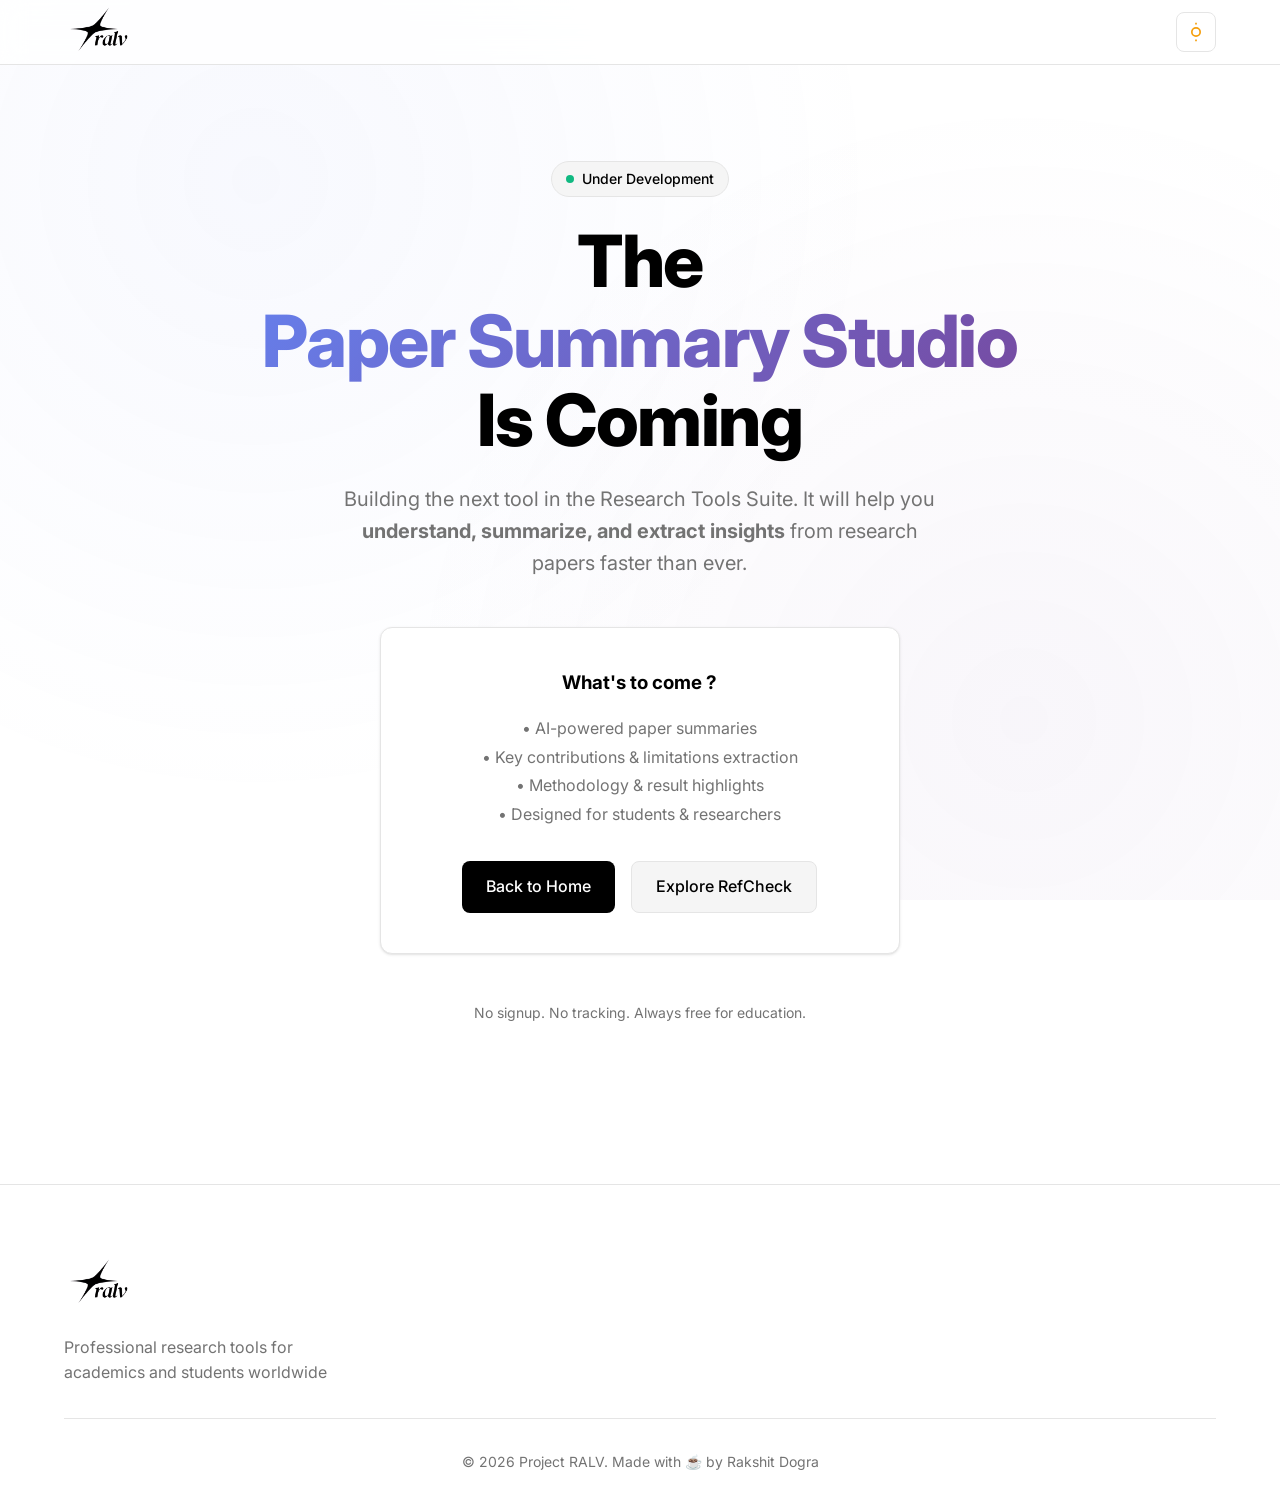
<file: soon.html>
<!DOCTYPE html>
<html lang="en" data-theme="light">
<head>
    <meta charset="UTF-8">
    <meta name="viewport" content="width=device-width, initial-scale=1.0">
    <title>Coming Soon – Research Tools Suite</title>
    <meta name="description" content="This tool is currently under development. Coming soon.">
    <link rel="icon" type="image/png" href="papersummarystudio.png">
    <link rel="preconnect" href="https://fonts.googleapis.com">
    <link rel="preconnect" href="https://fonts.gstatic.com" crossorigin>
    <link href="https://fonts.googleapis.com/css2?family=Inter:wght@400;500;600;700;800&display=swap" rel="stylesheet">
    <link rel="stylesheet" href="styles.css">
</head>
<body>

<!-- Background -->
<div class="background-gradient" id="interactiveGradient"></div>
<canvas id="interactive-bg"
        style="position: fixed; inset: 0; pointer-events: none; z-index: -1;"></canvas>

<!-- Navigation -->
<nav class="nav">
    <div class="container nav-content">
        <div class="nav-logo">
            <img src="ralv.png" alt="ralv" width="70" height="70" class="invert-on-dark">
        </div>
        <div class="nav-actions">
            <button class="theme-toggle" id="themeToggle" aria-label="Toggle theme">
                <svg class="sun-icon" width="20" height="20" viewBox="0 0 24 24" fill="none" stroke="currentColor" stroke-width="2">
                    <circle cx="12" cy="12" r="5"></circle>
                    <line x1="12" y1="1" x2="12" y2="3"></line>
                    <line x1="12" y1="21" x2="12" y2="23"></line>
                </svg>
                <svg class="moon-icon" width="20" height="20" viewBox="0 0 24 24" fill="none" stroke="currentColor" stroke-width="2">
                    <path d="M21 12.79A9 9 0 1 1 11.21 3 7 7 0 0 0 21 12.79z"></path>
                </svg>
            </button>
        </div>
    </div>
</nav>

<!-- Coming Soon Section -->
<section class="hero" style="min-height: 90vh; display: flex; align-items: center;">
    <div class="container">
        <div class="hero-content" style="text-align: center;">
            <div class="badge" style="margin: 0 auto 1.5rem;">
                <span class="badge-dot"></span>
                <span>Under Development</span>
            </div>

            <h1 class="hero-title">
                The <br><span class="gradient-text">Paper Summary Studio</span> <br> Is Coming
            </h1>

            <p class="hero-description" style="max-width: 620px; margin: 0 auto;">
                Building the next tool in the Research Tools Suite.
                It will help you <strong>understand, summarize, and extract insights</strong>
                from research papers faster than ever.
            </p>

            <div class="card"
                 style="max-width: 520px; margin: 3rem auto 0; padding: 2.5rem;">
                <h3 style="font-weight: 700; margin-bottom: 1rem;">
                    What's to come ?
                </h3>
                <ul style="text-align: center; color: var(--muted-foreground); line-height: 1.8;">
                    <p>• AI-powered paper summaries</p>
                    <p>• Key contributions & limitations extraction</pli>
                    <p>• Methodology & result highlights</p>
                    <p>• Designed for students & researchers</p>
                </ul>

                <div style="margin-top: 2rem; display: flex; gap: 1rem; justify-content: center; flex-wrap: wrap;">
                    <a href="index.html" class="btn btn-primary">
                        Back to Home
                    </a>
                    <a href="refcheck.html" class="btn btn-secondary">
                        Explore RefCheck
                    </a>
                </div>
            </div>

            <p style="margin-top: 3rem; font-size: 0.875rem; color: var(--muted-foreground);">
                No signup. No tracking. Always free for education.
            </p>
        </div>
    </div>
</section>

<!-- Footer -->
<footer class="footer">
    <div class="container">
        <div class="footer-content">
            <div class="footer-brand">
                <img src="ralv.png" alt="ralv" width="70" height="70" class="invert-on-dark">
                <p>Professional research tools for academics and students worldwide</p>
            </div>
        </div>
        <div class="footer-bottom">
            <p>&copy; 2026 Project RALV. Made with ☕ by Rakshit Dogra</p>
        </div>
    </div>
</footer>

<!-- Theme + Gradient Script -->
<script>
    const themeToggle = document.getElementById('themeToggle');
    const html = document.documentElement;

    const savedTheme = localStorage.getItem('theme') || 'light';
    html.setAttribute('data-theme', savedTheme);

    themeToggle.addEventListener('click', () => {
        const newTheme = html.getAttribute('data-theme') === 'light' ? 'dark' : 'light';
        html.setAttribute('data-theme', newTheme);
        localStorage.setItem('theme', newTheme);
    });

    const gradient = document.getElementById('interactiveGradient');
    let x = 50, y = 50;

    document.addEventListener('mousemove', e => {
        x = (e.clientX / window.innerWidth) * 100;
        y = (e.clientY / window.innerHeight) * 100;
        gradient.style.background = `
            radial-gradient(circle at ${x}% ${y}%, rgba(102,126,234,0.08), transparent 50%),
            radial-gradient(circle at ${100-x}% ${100-y}%, rgba(118,75,162,0.08), transparent 50%)
        `;
    });
</script>

</body>
</html>
</file>
<file: styles.css>
:root {
    /* Colors - Light Mode */
    --background: #ffffff;
    --foreground: #000000;
    --card: #ffffff;
    --card-foreground: #000000;
    --border: #e5e5e5;
    --input: #f5f5f5;
    --primary: #000000;
    --primary-foreground: #ffffff;
    --secondary: #f5f5f5;
    --secondary-foreground: #000000;
    --muted: #f5f5f5;
    --muted-foreground: #737373;
    --accent: #f5f5f5;
    --accent-foreground: #000000;
    --success: #10b981;
    --warning: #f59e0b;
    --error: #ef4444;
    --gradient-1: #667eea;
    --gradient-2: #764ba2;
    --shadow-sm: 0 1px 2px 0 rgb(0 0 0 / 0.05);
    --shadow: 0 1px 3px 0 rgb(0 0 0 / 0.1), 0 1px 2px -1px rgb(0 0 0 / 0.1);
    --shadow-md: 0 4px 6px -1px rgb(0 0 0 / 0.1), 0 2px 4px -2px rgb(0 0 0 / 0.1);
    --shadow-lg: 0 10px 15px -3px rgb(0 0 0 / 0.1), 0 4px 6px -4px rgb(0 0 0 / 0.1);
}

[data-theme="dark"] {
    --background: #000000;
    --foreground: #ffffff;
    --card: #0a0a0a;
    --card-foreground: #ffffff;
    --border: #262626;
    --input: #171717;
    --primary: #ffffff;
    --primary-foreground: #000000;
    --secondary: #171717;
    --secondary-foreground: #ffffff;
    --muted: #171717;
    --muted-foreground: #a3a3a3;
    --accent: #171717;
    --accent-foreground: #ffffff;
    --shadow-sm: 0 1px 2px 0 rgb(0 0 0 / 0.5);
    --shadow: 0 1px 3px 0 rgb(0 0 0 / 0.5), 0 1px 2px -1px rgb(0 0 0 / 0.5);
    --shadow-md: 0 4px 6px -1px rgb(0 0 0 / 0.5), 0 2px 4px -2px rgb(0 0 0 / 0.5);
    --shadow-lg: 0 10px 15px -3px rgb(0 0 0 / 0.5), 0 4px 6px -4px rgb(0 0 0 / 0.5);
}

* {
    margin: 0;
    padding: 0;
    box-sizing: border-box;
}

html {
    scroll-behavior: smooth;
}

body {
    font-family: 'Inter', -apple-system, BlinkMacSystemFont, 'Segoe UI', 'Roboto', 'Oxygen', 'Ubuntu', 'Cantarell', sans-serif;
    background-color: var(--background);
    color: var(--foreground);
    line-height: 1.6;
    -webkit-font-smoothing: antialiased;
    -moz-osx-font-smoothing: grayscale;
    transition: background-color 0.3s ease, color 0.3s ease;
}

/* Background Gradient */
.background-gradient {
    position: fixed;
    top: 0;
    left: 0;
    right: 0;
    height: 100vh;
    background: radial-gradient(circle at 20% 20%, rgba(102, 126, 234, 0.05) 0%, transparent 50%),
                radial-gradient(circle at 80% 80%, rgba(118, 75, 162, 0.05) 0%, transparent 50%);
    pointer-events: none;
    z-index: -1;
}

[data-theme="dark"] .background-gradient {
    background: radial-gradient(circle at 20% 20%, rgba(102, 126, 234, 0.08) 0%, transparent 50%),
                radial-gradient(circle at 80% 80%, rgba(118, 75, 162, 0.08) 0%, transparent 50%);
}

[data-theme="dark"] .invert-on-dark {
    filter: invert(1);
}

/* Container */
.container {
    max-width: 1200px;
    margin: 0 auto;
    padding: 0 1.5rem;
}



/* Navigation */
.nav {
    position: sticky;
    top: 0;
    z-index: 50;
    backdrop-filter: blur(12px);
    background-color: rgba(255, 255, 255, 0.8);
    border-bottom: 1px solid var(--border);
    transition: all 0.3s ease;
}

[data-theme="dark"] .nav {
    background-color: rgba(0, 0, 0, 0.8);
}

.nav-content {
    display: flex;
    justify-content: space-between;
    align-items: center;
    height: 64px;
}

.nav-logo {
    display: flex;
    align-items: center;
    gap: 0.5rem;
    font-size: 1.125rem;
    font-weight: 600;
    color: var(--foreground);
}

.nav-logo svg {
    color: var(--primary);
}

.nav-actions {
    display: flex;
    align-items: center;
    gap: 0.75rem;
}

/* Theme Toggle */
.theme-toggle {
    width: 40px;
    height: 40px;
    border-radius: 8px;
    border: 1px solid var(--border);
    background: var(--background);
    cursor: pointer;
    display: flex;
    align-items: center;
    justify-content: center;
    transition: all 0.2s ease;
    position: relative;
}

.theme-toggle:hover {
    background: var(--secondary);
    border-color: var(--primary);
}

.sun-icon,
.moon-icon {
    transition: all 0.3s ease;
    color: var(--foreground);
}

.sun-icon {
    color: #f59e0b;
}

.moon-icon {
    color: #6366f1;
}

[data-theme="light"] .moon-icon,
[data-theme="dark"] .sun-icon {
    display: none;
}

/* Hero Section */
.hero {
    padding: 6rem 0 4rem;
}

.hero-content {
    max-width: 900px;
    margin: 0 auto;
    text-align: center;
}

.badge {
    display: inline-flex;
    align-items: center;
    gap: 0.5rem;
    padding: 0.375rem 0.875rem;
    border-radius: 9999px;
    background: var(--secondary);
    border: 1px solid var(--border);
    font-size: 0.875rem;
    font-weight: 500;
    margin-bottom: 2rem;
    animation: fadeIn 0.6s ease-out;
}

.badge-dot {
    width: 8px;
    height: 8px;
    border-radius: 50%;
    background: var(--success);
    animation: pulse 2s infinite;
}

@keyframes pulse {
    0%, 100% {
        opacity: 1;
    }
    50% {
        opacity: 0.5;
    }
}

.hero-title {
    font-size: clamp(2.5rem, 6vw, 4.5rem);
    font-weight: 800;
    line-height: 1.1;
    margin-bottom: 1.5rem;
    letter-spacing: -0.02em;
    animation: fadeInUp 0.6s ease-out 0.1s backwards;
}

.gradient-text {
    background: linear-gradient(135deg, var(--gradient-1), var(--gradient-2));
    -webkit-background-clip: text;
    -webkit-text-fill-color: transparent;
    background-clip: text;
}

.hero-description {
    font-size: 1.25rem;
    color: var(--muted-foreground);
    max-width: 700px;
    margin: 0 auto 2.5rem;
    animation: fadeInUp 0.6s ease-out 0.2s backwards;
}

.hero-actions {
    display: flex;
    gap: 1rem;
    justify-content: center;
    flex-wrap: wrap;
    animation: fadeInUp 0.6s ease-out 0.3s backwards;
}

/* Buttons */
.btn {
    display: inline-flex;
    align-items: center;
    justify-content: center;
    gap: 0.5rem;
    padding: 0.75rem 1.5rem;
    border-radius: 8px;
    font-size: 1rem;
    font-weight: 500;
    border: none;
    cursor: pointer;
    transition: all 0.2s ease;
    text-decoration: none;
    white-space: nowrap;
}

.btn-primary {
    background: var(--primary);
    color: var(--primary-foreground);
}

.btn-primary:hover {
    opacity: 0.9;
    transform: translateY(-1px);
    box-shadow: var(--shadow-md);
}

.btn-primary:active {
    transform: translateY(0);
}

.btn-secondary {
    background: var(--secondary);
    color: var(--secondary-foreground);
    border: 1px solid var(--border);
}

.btn-secondary:hover {
    background: var(--accent);
}

.btn-large {
    padding: 1rem 2rem;
    font-size: 1.125rem;
}

.btn-icon {
    width: 32px;
    height: 32px;
    padding: 0;
    display: flex;
    align-items: center;
    justify-content: center;
    background: transparent;
    border: none;
    color: var(--muted-foreground);
    cursor: pointer;
    border-radius: 6px;
    transition: all 0.2s ease;
}

.btn-icon:hover {
    background: var(--secondary);
    color: var(--foreground);
}

/* Checker Section */
.checker-section {
    padding: 2rem 0 4rem;
}

.card {
    background: var(--card);
    border: 1px solid var(--border);
    border-radius: 12px;
    padding: 2rem;
    box-shadow: var(--shadow);
    animation: fadeInUp 0.6s ease-out;
}

.card-header {
    margin-bottom: 2rem;
}

.card-header h2 {
    font-size: 1.875rem;
    font-weight: 700;
    margin-bottom: 0.5rem;
}

.card-header p {
    color: var(--muted-foreground);
}

.card-body {
    display: flex;
    flex-direction: column;
    gap: 1.5rem;
}

/* Input Group */
.input-group {
    display: flex;
    flex-direction: column;
    gap: 0.5rem;
}

.input-group label {
    font-size: 0.875rem;
    font-weight: 500;
    color: var(--foreground);
}

.textarea-wrapper {
    position: relative;
}

textarea {
    width: 100%;
    padding: 1rem;
    border: 1px solid var(--border);
    border-radius: 8px;
    background: var(--input);
    color: var(--foreground);
    font-family: inherit;
    font-size: 0.9375rem;
    resize: vertical;
    min-height: 200px;
    transition: all 0.2s ease;
}

textarea:focus {
    outline: none;
    border-color: var(--primary);
    box-shadow: 0 0 0 3px rgba(0, 0, 0, 0.05);
}

[data-theme="dark"] textarea:focus {
    box-shadow: 0 0 0 3px rgba(255, 255, 255, 0.05);
}

.textarea-actions {
    position: absolute;
    bottom: 0.75rem;
    right: 0.75rem;
    display: flex;
    gap: 0.5rem;
}

/* Upload Area */
.upload-area {
    border: 2px dashed var(--border);
    border-radius: 12px;
    padding: 2rem;
    transition: all 0.2s ease;
}

.upload-area:hover {
    border-color: var(--primary);
    background: var(--secondary);
}

.upload-area.drag-over {
    border-color: var(--primary);
    background: var(--secondary);
}

.upload-label {
    display: flex;
    flex-direction: column;
    align-items: center;
    gap: 1rem;
    cursor: pointer;
    text-align: center;
}

.upload-label svg {
    color: var(--muted-foreground);
}

.upload-text {
    font-size: 1rem;
    font-weight: 500;
    color: var(--foreground);
}

.upload-hint {
    font-size: 0.875rem;
    color: var(--muted-foreground);
}

/* Progress Bar */
.progress-container {
    width: 100%;
    height: 4px;
    background: var(--secondary);
    border-radius: 9999px;
    overflow: hidden;
}

.progress-bar {
    height: 100%;
    background: linear-gradient(90deg, var(--gradient-1), var(--gradient-2));
    transition: width 0.3s ease;
    border-radius: 9999px;
}

/* Action Buttons */
.action-buttons {
    display: flex;
    gap: 1rem;
}

.action-buttons .btn {
    flex: 1;
}

/* Export Section */
.export-section {
    padding-top: 1.5rem;
    border-top: 1px solid var(--border);
}

.export-section h3 {
    font-size: 1rem;
    font-weight: 600;
    margin-bottom: 1rem;
    color: var(--muted-foreground);
}

.export-grid {
    display: grid;
    grid-template-columns: repeat(auto-fit, minmax(100px, 1fr));
    gap: 0.75rem;
}

.export-btn {
    display: flex;
    flex-direction: column;
    align-items: center;
    gap: 0.5rem;
    padding: 1rem 0.5rem;
    border: 1px solid var(--border);
    border-radius: 8px;
    background: var(--card);
    color: var(--foreground);
    font-size: 0.875rem;
    font-weight: 500;
    cursor: pointer;
    transition: all 0.2s ease;
}

.export-btn:hover:not(:disabled) {
    background: var(--secondary);
    border-color: var(--primary);
}

.export-btn:disabled {
    opacity: 0.5;
    cursor: not-allowed;
}

.export-btn svg {
    color: var(--muted-foreground);
}

/* Results Section */
.results-section {
    margin-top: 3rem;
    animation: fadeInUp 0.6s ease-out;
}

.results-header {
    display: flex;
    justify-content: space-between;
    align-items: center;
    margin-bottom: 1.5rem;
    flex-wrap: wrap;
    gap: 1rem;
}

.results-header h3 {
    font-size: 1.5rem;
    font-weight: 700;
}

.results-header p {
    color: var(--muted-foreground);
    font-size: 0.875rem;
}

.results-controls {
    display: flex;
    gap: 0.75rem;
    align-items: center;
}

.filter-select {
    padding: 0.5rem 1rem;
    border: 1px solid var(--border);
    border-radius: 8px;
    background: var(--background);
    color: var(--foreground);
    font-size: 0.875rem;
    cursor: pointer;
    transition: all 0.2s ease;
}

.filter-select:focus {
    outline: none;
    border-color: var(--primary);
}

/* Results Grid */
.results-grid {
    display: grid;
    gap: 1rem;
}

.result-card {
    background: var(--card);
    border: 1px solid var(--border);
    border-radius: 12px;
    padding: 1.5rem;
    transition: all 0.2s ease;
    animation: fadeInUp 0.3s ease-out;
}

.result-card:hover {
    box-shadow: var(--shadow-md);
}

.result-header {
    display: flex;
    justify-content: space-between;
    align-items: start;
    margin-bottom: 1rem;
    gap: 1rem;
}

.result-number {
    font-size: 0.875rem;
    font-weight: 600;
    color: var(--muted-foreground);
}

.status-badge {
    display: inline-flex;
    align-items: center;
    gap: 0.375rem;
    padding: 0.25rem 0.75rem;
    border-radius: 9999px;
    font-size: 0.75rem;
    font-weight: 600;
    text-transform: uppercase;
}

.status-found {
    background: rgba(16, 185, 129, 0.1);
    color: var(--success);
}

.status-not-found {
    background: rgba(239, 68, 68, 0.1);
    color: var(--error);
}

.status-error {
    background: rgba(245, 158, 11, 0.1);
    color: var(--warning);
}

.result-title {
    font-size: 1.125rem;
    font-weight: 600;
    margin-bottom: 0.75rem;
    line-height: 1.4;
}

.result-title a {
    color: var(--foreground);
    text-decoration: none;
    transition: color 0.2s ease;
}

.result-title a:hover {
    color: var(--gradient-1);
}

.result-meta {
    display: grid;
    gap: 0.5rem;
    font-size: 0.875rem;
    color: var(--muted-foreground);
}

.meta-row {
    display: flex;
    gap: 0.5rem;
}

.meta-label {
    font-weight: 600;
    min-width: 80px;
}

.meta-value {
    color: var(--foreground);
}

.meta-value a {
    color: var(--gradient-1);
    text-decoration: none;
}

.meta-value a:hover {
    text-decoration: underline;
}

/* Features Section */
.features-section {
    padding: 6rem 0;
}

.section-header {
    text-align: center;
    margin-bottom: 4rem;
}

.section-header h2 {
    font-size: 2.5rem;
    font-weight: 800;
    margin-bottom: 1rem;
}

.section-header p {
    font-size: 1.125rem;
    color: var(--muted-foreground);
}

.features-grid {
    display: grid;
    grid-template-columns: repeat(auto-fit, minmax(280px, 1fr));
    gap: 2rem;
}

.feature-card {
    padding: 2rem;
    border: 1px solid var(--border);
    border-radius: 12px;
    background: var(--card);
    transition: all 0.3s ease;
}

.feature-card:hover {
    transform: translateY(-4px);
    box-shadow: var(--shadow-lg);
}

.feature-icon {
    width: 48px;
    height: 48px;
    border-radius: 12px;
    background: linear-gradient(135deg, var(--gradient-1), var(--gradient-2));
    display: flex;
    align-items: center;
    justify-content: center;
    margin-bottom: 1.5rem;
}

.feature-icon svg {
    color: white;
}

.feature-card h3 {
    font-size: 1.25rem;
    font-weight: 700;
    margin-bottom: 0.75rem;
}

.feature-card p {
    color: var(--muted-foreground);
    line-height: 1.6;
}

/* Footer */
.footer {
    border-top: 1px solid var(--border);
    padding: 4rem 0 2rem;
    margin-top: 6rem;
}

.footer-content {
    display: flex;
    justify-content: space-between;
    align-items: start;
    margin-bottom: 2rem;
    flex-wrap: wrap;
    gap: 2rem;
}

.footer-brand p {
    color: var(--muted-foreground);
    margin-top: 0.5rem;
    max-width: 300px;
}

.footer-links {
    display: flex;
    gap: 1rem;
}

.footer-links a {
    width: 40px;
    height: 40px;
    border-radius: 8px;
    border: 1px solid var(--border);
    display: flex;
    align-items: center;
    justify-content: center;
    color: var(--foreground);
    transition: all 0.2s ease;
}

.footer-links a:hover {
    background: var(--secondary);
}

.footer-bottom {
    text-align: center;
    padding-top: 2rem;
    border-top: 1px solid var(--border);
}

.footer-bottom p {
    color: var(--muted-foreground);
    font-size: 0.875rem;
}

/* Toast */
.toast {
    position: fixed;
    bottom: 2rem;
    right: 2rem;
    background: var(--card);
    border: 1px solid var(--border);
    border-radius: 12px;
    padding: 1rem 1.5rem;
    box-shadow: var(--shadow-lg);
    display: flex;
    align-items: center;
    gap: 1rem;
    max-width: 400px;
    transform: translateY(calc(100% + 2rem));
    opacity: 0;
    transition: all 0.3s cubic-bezier(0.4, 0, 0.2, 1);
    z-index: 100;
}

.toast.show {
    transform: translateY(0);
    opacity: 1;
}

.toast-content {
    display: flex;
    align-items: center;
    gap: 0.75rem;
    flex: 1;
}

.toast-icon {
    flex-shrink: 0;
    color: var(--foreground);
}

.toast.success .toast-icon {
    color: var(--success);
}

.toast.error .toast-icon {
    color: var(--error);
}

.toast.warning .toast-icon {
    color: var(--warning);
}

.toast-close {
    background: none;
    border: none;
    color: var(--muted-foreground);
    cursor: pointer;
    padding: 0;
    display: flex;
    align-items: center;
    justify-content: center;
    transition: color 0.2s ease;
}

.toast-close:hover {
    color: var(--foreground);
}

/* Animations */
@keyframes fadeIn {
    from {
        opacity: 0;
    }
    to {
        opacity: 1;
    }
}

@keyframes fadeInUp {
    from {
        opacity: 0;
        transform: translateY(20px);
    }
    to {
        opacity: 1;
        transform: translateY(0);
    }
}

/* Responsive */
@media (max-width: 768px) {
    .hero {
        padding: 4rem 0 2rem;
    }

    .hero-title {
        font-size: 2.5rem;
    }

    .hero-description {
        font-size: 1.125rem;
    }

    .hero-actions {
        flex-direction: column;
        width: 100%;
    }

    .hero-actions .btn {
        width: 100%;
    }

    .card {
        padding: 1.5rem;
    }

    .results-header {
        flex-direction: column;
        align-items: start;
    }

    .results-controls {
        width: 100%;
    }

    .filter-select {
        flex: 1;
    }

    .export-grid {
        grid-template-columns: repeat(3, 1fr);
    }

    .toast {
        left: 1rem;
        right: 1rem;
        bottom: 1rem;
        max-width: none;
    }

    .features-grid {
        grid-template-columns: 1fr;
    }

    .footer-content {
        flex-direction: column;
    }
}

/* Smooth transitions for theme switching */
* {
    transition: background-color 0.3s ease, border-color 0.3s ease, color 0.3s ease;
}

button, a, input, textarea, select {
    transition: all 0.2s ease;
}
</file>
